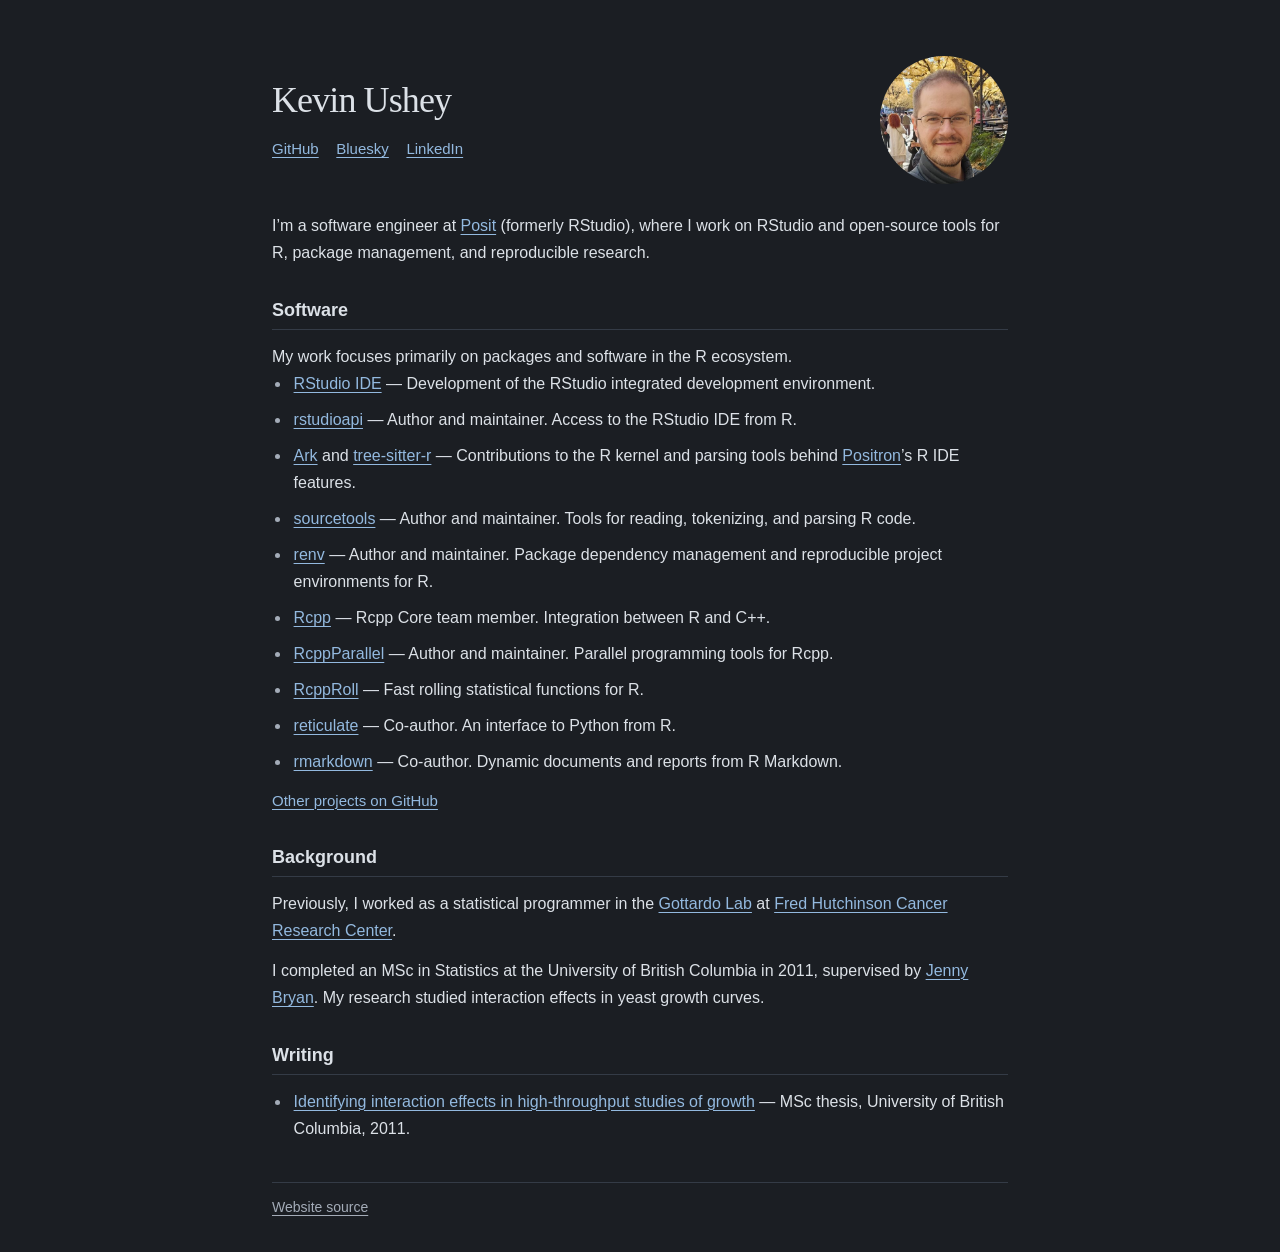
<file: index.html>
<!doctype html>
<html lang="en">
  <head>
    <meta charset="utf-8">
    <meta name="viewport" content="width=device-width, initial-scale=1">
    <meta name="description" content="Kevin Ushey’s personal website. Software, writing, and background in statistics.">
    <meta name="theme-color" content="#1b1e23">
    <title>Kevin Ushey</title>
    <link rel="canonical" href="https://kevinushey.github.io/">
    <link rel="icon" href="img/favicon.svg" type="image/svg+xml">
    <link rel="stylesheet" href="css/styles.css">
  </head>
  <body>
    <a class="skip-link" href="#main">Skip to content</a>
    <div class="page">
      <header class="site-header">
        <div>
          <h1>Kevin Ushey</h1>
          <nav class="profile-links" id="contact" aria-label="Profile links">
            <a href="https://github.com/kevinushey" rel="me">GitHub</a>
            <a href="https://bsky.app/profile/kevinushey.bsky.social" rel="me">Bluesky</a>
            <a href="https://www.linkedin.com/in/kevin-ushey-33a35542" rel="me">LinkedIn</a>
          </nav>
        </div>
        <div class="portrait">
          <img src="img/kevin-ushey-600.jpg" width="600" height="800" alt="Kevin Ushey" fetchpriority="high">
        </div>
      </header>

      <main id="main">
        <p class="intro">I’m a software engineer at <a href="https://posit.co/">Posit</a> (formerly RStudio), where I work on RStudio and open-source tools for R, package management, and reproducible research.</p>

        <section id="work" aria-labelledby="software-heading">
          <h2 id="software-heading">Software</h2>
          <p>My work focuses primarily on packages and software in the R ecosystem.</p>
          <ul class="work-list">
            <li><a href="https://posit.co/products/open-source/rstudio/">RStudio IDE</a> — Development of the RStudio integrated development environment.</li>
            <li><a href="https://rstudio.github.io/rstudioapi/">rstudioapi</a> — Author and maintainer. Access to the RStudio IDE from R.</li>
            <li><a href="https://github.com/posit-dev/ark">Ark</a> and <a href="https://github.com/r-lib/tree-sitter-r">tree-sitter-r</a> — Contributions to the R kernel and parsing tools behind <a href="https://positron.posit.co/">Positron</a>’s R IDE features.</li>
            <li><a href="https://github.com/kevinushey/sourcetools">sourcetools</a> — Author and maintainer. Tools for reading, tokenizing, and parsing R code.</li>
            <li><a href="https://rstudio.github.io/renv/">renv</a> — Author and maintainer. Package dependency management and reproducible project environments for R.</li>
            <li><a href="https://www.rcpp.org/">Rcpp</a> — Rcpp Core team member. Integration between R and C++.</li>
            <li><a href="https://rcppcore.github.io/RcppParallel/">RcppParallel</a> — Author and maintainer. Parallel programming tools for Rcpp.</li>
            <li><a href="https://github.com/kevinushey/RcppRoll">RcppRoll</a> — Fast rolling statistical functions for R.</li>
            <li><a href="https://rstudio.github.io/reticulate/">reticulate</a> — Co-author. An interface to Python from R.</li>
            <li><a href="https://pkgs.rstudio.com/rmarkdown/">rmarkdown</a> — Co-author. Dynamic documents and reports from R Markdown.</li>
          </ul>
          <p class="secondary-link"><a href="https://github.com/kevinushey?tab=repositories">Other projects on GitHub</a></p>
        </section>

        <section id="about" aria-labelledby="background-heading">
          <h2 id="background-heading">Background</h2>
          <p>Previously, I worked as a statistical programmer in the <a href="https://www.rglab.org/">Gottardo Lab</a> at <a href="https://www.fredhutch.org/">Fred Hutchinson Cancer Research Center</a>.</p>
          <p>I completed an MSc in Statistics at the University of British Columbia in 2011, supervised by <a href="https://jennybryan.org/">Jenny Bryan</a>. My research studied interaction effects in yeast growth curves.</p>
        </section>

        <section aria-labelledby="writing-heading">
          <h2 id="writing-heading">Writing</h2>
          <ul class="work-list">
            <li><a href="https://dx.doi.org/10.14288/1.0072188">Identifying interaction effects in high-throughput studies of growth</a> — MSc thesis, University of British Columbia, 2011.</li>
          </ul>
        </section>
      </main>

      <footer class="site-footer">
        <a href="https://github.com/kevinushey/kevinushey.github.com">Website source</a>
      </footer>
    </div>
  </body>
</html>
</file>
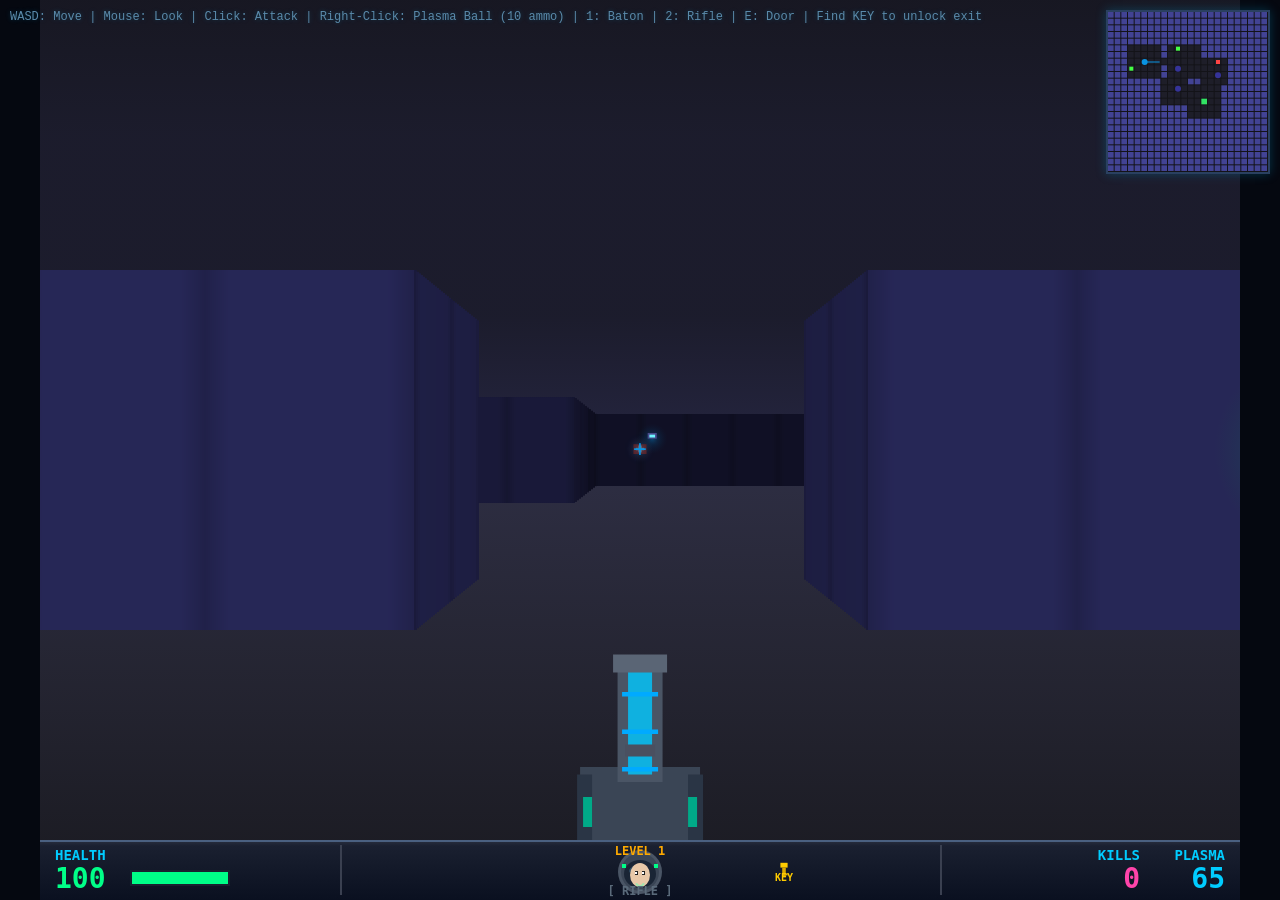
<file: claude-experiments/game.html>
<!DOCTYPE html>
<html lang="en">
<head>
    <meta charset="UTF-8">
    <meta name="viewport" content="width=device-width, initial-scale=1.0">
    <title>Space Station Escape</title>
    <style>
        * { margin: 0; padding: 0; box-sizing: border-box; }
        html, body {
            background: #050810;
            height: 100%;
            width: 100%;
            overflow: hidden;
            font-family: 'Courier New', monospace;
        }
        #game {
            display: block;
            cursor: none;
        }
        #minimap {
            position: absolute;
            top: 10px;
            right: 10px;
            border: 2px solid #2a4060;
            box-shadow: 0 0 10px rgba(0, 150, 200, 0.3);
        }
        #instructions {
            position: absolute;
            top: 10px;
            left: 10px;
            color: #5a8aaa;
            font-size: 12px;
            text-shadow: 0 0 5px rgba(0, 150, 200, 0.3);
        }
        /* Touch controls */
        #touch-controls {
            display: none;
            position: fixed;
            bottom: 0;
            left: 0;
            right: 0;
            pointer-events: none;
            z-index: 100;
            background: rgba(5, 8, 16, 0.95);
            border-top: 2px solid #2a4060;
        }
        .touch-btn {
            position: absolute;
            background: rgba(0, 150, 200, 0.3);
            border: 2px solid rgba(0, 200, 255, 0.5);
            border-radius: 50%;
            color: #0cf;
            font-family: monospace;
            font-weight: bold;
            display: flex;
            align-items: center;
            justify-content: center;
            pointer-events: auto;
            user-select: none;
            -webkit-user-select: none;
            touch-action: none;
        }
        .touch-btn:active {
            background: rgba(0, 200, 255, 0.5);
        }
        .joystick-zone {
            position: absolute;
            bottom: 10%;
            width: 35%;
            max-width: 120px;
            aspect-ratio: 1;
            background: rgba(0, 100, 150, 0.2);
            border: 2px solid rgba(0, 200, 255, 0.3);
            border-radius: 50%;
            pointer-events: auto;
            touch-action: none;
        }
        #joystick-move {
            left: 5%;
        }
        #joystick-look {
            right: 5%;
        }
        .joystick-knob {
            position: absolute;
            width: 50%;
            height: 50%;
            background: rgba(0, 200, 255, 0.4);
            border: 2px solid rgba(0, 255, 255, 0.6);
            border-radius: 50%;
            top: 50%;
            left: 50%;
            transform: translate(-50%, -50%);
            pointer-events: none;
        }
        #btn-weapon {
            position: absolute;
            bottom: 25%;
            left: 50%;
            transform: translateX(-50%);
            width: 18%;
            max-width: 60px;
            aspect-ratio: 1;
            font-size: 10px;
        }
        @media (pointer: coarse), (max-width: 1024px) {
            #touch-controls { display: block; }
            #instructions { display: none; }
            #crosshair { display: none; }
            #minimap {
                top: 5px;
                right: 5px;
                width: 80px;
                height: 80px;
            }
        }
    </style>
</head>
<body>
    <canvas id="game"></canvas>
    <canvas id="minimap" width="160" height="160"></canvas>
    <div id="ui" style="display:none;"><span id="health">Health: 100</span> | <span id="ammo">Ammo: 50</span> | <span id="kills">Kills: 0</span> | <span id="weapon">Weapon: Gun</span></div>
    <div id="instructions">WASD: Move | Mouse: Look | Click: Attack | Right-Click: Plasma Ball (10 ammo) | 1: Baton | 2: Rifle | E: Door | Find KEY to unlock exit</div>
    <div id="crosshair" style="position:absolute;top:50%;left:50%;transform:translate(-50%,-50%);color:#0ff;font-size:24px;pointer-events:none;text-shadow:0 0 10px #0ff;">+</div>
    <!-- Touch controls for mobile -->
    <div id="touch-controls">
        <div id="joystick-move" class="joystick-zone">
            <div id="move-knob" class="joystick-knob"></div>
        </div>
        <div id="btn-weapon" class="touch-btn">WPN</div>
        <div id="joystick-look" class="joystick-zone">
            <div id="look-knob" class="joystick-knob"></div>
        </div>
    </div>
    <script>
const canvas = document.getElementById('game');
const ctx = canvas.getContext('2d');
const minimap = document.getElementById('minimap');
const minimapCtx = minimap.getContext('2d');

// Dynamic screen dimensions
let SCREEN_W = 800;
let SCREEN_H = 600;
const FOV = Math.PI / 3;
const HALF_FOV = FOV / 2;
let NUM_RAYS = 320;
const MAX_DEPTH = 20;
let SCALE = SCREEN_W / NUM_RAYS;
let depthBuffer = new Array(NUM_RAYS);

// Check if touch device
const isTouchDevice = ('ontouchstart' in window) || (navigator.maxTouchPoints > 0);

// Resize canvas to fit screen with 4:3 aspect ratio
function resizeCanvas() {
    const windowWidth = window.innerWidth;
    const windowHeight = window.innerHeight;

    // Reserve bottom quarter for controls on touch devices
    const controlsHeight = isTouchDevice ? Math.floor(windowHeight * 0.25) : 0;
    const availableHeight = windowHeight - controlsHeight;

    // Calculate largest 4:3 rectangle that fits in available space
    const targetRatio = 4 / 3;
    const availableRatio = windowWidth / availableHeight;

    let width, height;
    if (availableRatio > targetRatio) {
        // Available area is wider than 4:3, constrain by height
        height = availableHeight;
        width = height * targetRatio;
    } else {
        // Available area is taller than 4:3, constrain by width
        width = windowWidth;
        height = width / targetRatio;
    }

    canvas.width = width;
    canvas.height = height;

    // Set CSS size to match (prevents stretching)
    canvas.style.width = width + 'px';
    canvas.style.height = height + 'px';

    // Center the canvas horizontally, position at top of available area
    canvas.style.position = 'absolute';
    canvas.style.left = ((windowWidth - width) / 2) + 'px';
    canvas.style.top = ((availableHeight - height) / 2) + 'px';

    SCREEN_W = width;
    SCREEN_H = height;

    // Adjust ray count based on width for performance
    NUM_RAYS = Math.min(640, Math.max(200, Math.floor(width / 2)));
    SCALE = SCREEN_W / NUM_RAYS;

    // Resize depth buffer
    depthBuffer = new Array(NUM_RAYS);

    // Position touch controls in bottom quarter
    if (isTouchDevice) {
        const touchControls = document.getElementById('touch-controls');
        touchControls.style.top = (windowHeight - controlsHeight) + 'px';
        touchControls.style.height = controlsHeight + 'px';
        touchControls.style.bottom = 'auto';
    }
}

// Initial resize
resizeCanvas();

// Resize on window change
window.addEventListener('resize', resizeCanvas);

// Map: 1 = wall, 0 = empty, 2 = door, 3 = locked door, 4 = exit portal
const MAP_W = 24;
const MAP_H = 24;
const MAP = [];
const ELEVATOR = { x: 0, y: 0 };
const doors = [];
let playerStart = { x: 1.5, y: 1.5 };
let enemies = [];
let roomCenters = []; // Track room centers for light placement

// Key system
let levelKey = { x: 0, y: 0, collected: false };
let hasKey = false;

// Level color theme system
let levelTheme = {};

function generateLevelTheme() {
    // Base hue for the level (0-360)
    const baseHue = Math.random() * 360;

    // Color variation styles
    const styles = ['cool', 'warm', 'alien', 'industrial', 'organic'];
    const style = styles[Math.floor(Math.random() * styles.length)];

    let wallHue, accentHue, lightHue;

    switch (style) {
        case 'cool':
            wallHue = 200 + Math.random() * 40; // Blue range
            accentHue = 180 + Math.random() * 60; // Cyan-blue
            lightHue = 180 + Math.random() * 30; // Cyan
            break;
        case 'warm':
            wallHue = 20 + Math.random() * 30; // Orange-brown
            accentHue = 30 + Math.random() * 30; // Orange-yellow
            lightHue = 40 + Math.random() * 20; // Yellow-orange
            break;
        case 'alien':
            wallHue = 270 + Math.random() * 60; // Purple-magenta
            accentHue = 300 + Math.random() * 40; // Magenta-pink
            lightHue = 280 + Math.random() * 40; // Purple
            break;
        case 'industrial':
            wallHue = 40 + Math.random() * 20; // Yellow-green (rust)
            accentHue = 60 + Math.random() * 30; // Green-yellow
            lightHue = 80 + Math.random() * 40; // Green
            break;
        case 'organic':
            wallHue = 140 + Math.random() * 40; // Green
            accentHue = 160 + Math.random() * 40; // Teal-green
            lightHue = 120 + Math.random() * 60; // Green range
            break;
    }

    // Wall saturation and lightness
    const wallSat = 15 + Math.random() * 25; // 15-40% saturation (muted)
    const wallLight = 20 + Math.random() * 15; // 20-35% lightness (dark)

    // Door variation
    const doorSat = 10 + Math.random() * 20;
    const doorLight = 35 + Math.random() * 15;

    // Light brightness
    const lightSat = 60 + Math.random() * 40;
    const lightLight = 50 + Math.random() * 20;

    // Enemy color variations - contrasting with environment
    const enemyStyles = ['demon', 'reptile', 'void', 'toxic', 'fire'];
    const enemyStyle = enemyStyles[Math.floor(Math.random() * enemyStyles.length)];

    let enemyHue, enemySat, enemyLight, enemyEyeHue;

    switch (enemyStyle) {
        case 'demon':
            enemyHue = 280 + Math.random() * 40; // Purple/magenta
            enemySat = 50 + Math.random() * 30;
            enemyLight = 35 + Math.random() * 15;
            enemyEyeHue = 180; // Cyan eyes
            break;
        case 'reptile':
            enemyHue = 100 + Math.random() * 40; // Green
            enemySat = 40 + Math.random() * 30;
            enemyLight = 30 + Math.random() * 15;
            enemyEyeHue = 0; // Red eyes
            break;
        case 'void':
            enemyHue = 220 + Math.random() * 30; // Dark blue
            enemySat = 30 + Math.random() * 20;
            enemyLight = 20 + Math.random() * 15;
            enemyEyeHue = 60; // Yellow eyes
            break;
        case 'toxic':
            enemyHue = 70 + Math.random() * 30; // Yellow-green
            enemySat = 60 + Math.random() * 30;
            enemyLight = 35 + Math.random() * 15;
            enemyEyeHue = 300; // Magenta eyes
            break;
        case 'fire':
            enemyHue = 10 + Math.random() * 30; // Red-orange
            enemySat = 60 + Math.random() * 30;
            enemyLight = 35 + Math.random() * 15;
            enemyEyeHue = 50; // Yellow-orange eyes
            break;
    }

    levelTheme = {
        style,
        // Wall colors (HSL values)
        wallHue,
        wallSat,
        wallLight,
        // Door colors
        doorHue: wallHue + (Math.random() - 0.5) * 30,
        doorSat,
        doorLight,
        // Accent/light colors
        accentHue,
        lightHue,
        lightSat,
        lightLight,
        // Ceiling gradient colors
        ceilDark: `hsl(${wallHue}, ${wallSat * 0.5}%, ${wallLight * 0.4}%)`,
        ceilMid: `hsl(${wallHue}, ${wallSat * 0.6}%, ${wallLight * 0.5}%)`,
        ceilLight: `hsl(${wallHue}, ${wallSat * 0.7}%, ${wallLight * 0.7}%)`,
        // Floor gradient colors
        floorDark: `hsl(${wallHue}, ${wallSat * 0.3}%, ${wallLight * 0.4}%)`,
        floorMid: `hsl(${wallHue}, ${wallSat * 0.4}%, ${wallLight * 0.6}%)`,
        floorLight: `hsl(${wallHue}, ${wallSat * 0.5}%, ${wallLight * 0.8}%)`,
        // Ceiling strip colors
        stripDark: `hsl(${accentHue}, ${wallSat}%, ${wallLight * 1.5}%)`,
        stripLight: `hsl(${accentHue}, ${lightSat * 0.6}%, ${lightLight * 0.8}%)`,
        // Light glow color (RGB for gradients)
        lightR: Math.floor(128 + 127 * Math.cos(lightHue * Math.PI / 180)),
        lightG: Math.floor(128 + 127 * Math.cos((lightHue - 120) * Math.PI / 180)),
        lightB: Math.floor(128 + 127 * Math.cos((lightHue - 240) * Math.PI / 180)),
        // Enemy colors
        enemyStyle,
        enemyHue,
        enemySat,
        enemyLight,
        enemyEyeHue,
        // Enemy shape (randomized independently from color)
        enemyShape: ['humanoid', 'blob', 'insectoid', 'tall', 'squat', 'spider'][Math.floor(Math.random() * 6)],
    };

    return levelTheme;
}

// Helper to convert HSL to RGB for wall rendering
function hslToRgb(h, s, l) {
    s /= 100;
    l /= 100;
    const k = n => (n + h / 30) % 12;
    const a = s * Math.min(l, 1 - l);
    const f = n => l - a * Math.max(-1, Math.min(k(n) - 3, Math.min(9 - k(n), 1)));
    return [Math.floor(f(0) * 255), Math.floor(f(8) * 255), Math.floor(f(4) * 255)];
}

// Generate initial theme
generateLevelTheme();

// Update crosshair color to match theme
function updateCrosshairColor() {
    const crosshair = document.getElementById('crosshair');
    if (crosshair) {
        const color = `rgb(${levelTheme.lightR}, ${levelTheme.lightG}, ${levelTheme.lightB})`;
        crosshair.style.color = color;
        crosshair.style.textShadow = `0 0 10px ${color}`;
    }
}

// Apply initial crosshair color after DOM loads
setTimeout(updateCrosshairColor, 0);

// Room templates (sized for 24x24 map)
const ROOM_TEMPLATES = {
    // Large room (5x5) - good for arenas
    large: {
        width: 5,
        height: 5,
        lightsInCorners: true,
        enemySpots: 2
    },
    // Medium room (4x4)
    medium: {
        width: 4,
        height: 4,
        lightsInCorners: false,
        enemySpots: 1
    },
    // Small room (3x3)
    small: {
        width: 3,
        height: 3,
        lightsInCorners: false,
        enemySpots: 1
    }
};

// Carve a rectangular room into the map
function carveRoom(x, y, width, height) {
    const tiles = [];
    for (let dy = 0; dy < height; dy++) {
        for (let dx = 0; dx < width; dx++) {
            const tx = x + dx;
            const ty = y + dy;
            if (tx > 0 && tx < MAP_W - 1 && ty > 0 && ty < MAP_H - 1) {
                MAP[ty][tx] = 0;
                tiles.push({ x: tx, y: ty });
            }
        }
    }
    return tiles;
}

// Carve a narrow corridor between two points (1 tile wide)
function carveCorridor(x1, y1, x2, y2) {
    const tiles = [];
    let x = x1, y = y1;

    // Randomly decide to go horizontal or vertical first
    const horizontalFirst = Math.random() < 0.5;

    if (horizontalFirst) {
        // Horizontal then vertical
        while (x !== x2) {
            x += x < x2 ? 1 : -1;
            if (x > 0 && x < MAP_W - 1 && y > 0 && y < MAP_H - 1) {
                if (MAP[y][x] === 1) tiles.push({ x, y });
                MAP[y][x] = 0;
            }
        }
        while (y !== y2) {
            y += y < y2 ? 1 : -1;
            if (x > 0 && x < MAP_W - 1 && y > 0 && y < MAP_H - 1) {
                if (MAP[y][x] === 1) tiles.push({ x, y });
                MAP[y][x] = 0;
            }
        }
    } else {
        // Vertical then horizontal
        while (y !== y2) {
            y += y < y2 ? 1 : -1;
            if (x > 0 && x < MAP_W - 1 && y > 0 && y < MAP_H - 1) {
                if (MAP[y][x] === 1) tiles.push({ x, y });
                MAP[y][x] = 0;
            }
        }
        while (x !== x2) {
            x += x < x2 ? 1 : -1;
            if (x > 0 && x < MAP_W - 1 && y > 0 && y < MAP_H - 1) {
                if (MAP[y][x] === 1) tiles.push({ x, y });
                MAP[y][x] = 0;
            }
        }
    }
    return tiles;
}

// Check if a room can be placed without overlapping existing rooms (with margin)
function canPlaceRoom(x, y, width, height, margin = 2) {
    for (let dy = -margin; dy < height + margin; dy++) {
        for (let dx = -margin; dx < width + margin; dx++) {
            const tx = x + dx;
            const ty = y + dy;
            if (tx <= 0 || tx >= MAP_W - 1 || ty <= 0 || ty >= MAP_H - 1) {
                return false;
            }
            if (dx >= 0 && dx < width && dy >= 0 && dy < height) {
                // Inside room - must be wall
                if (MAP[ty][tx] !== 1) return false;
            }
        }
    }
    return true;
}

// Generate random map with rooms and corridors
function generateMap() {
    // Fill with walls
    for (let y = 0; y < MAP_H; y++) {
        MAP[y] = [];
        for (let x = 0; x < MAP_W; x++) {
            MAP[y][x] = 1;
        }
    }

    roomCenters = [];
    const allTiles = [];

    // Place rooms
    const numRooms = 4 + Math.floor(Math.random() * 3); // 4-6 rooms for 24x24 map
    const rooms = [];

    for (let i = 0; i < numRooms; i++) {
        // Pick a random room template
        const templateNames = Object.keys(ROOM_TEMPLATES);
        // Mix of large and medium rooms with some small ones
        const weights = [2, 3, 2]; // large, medium, small
        const totalWeight = weights.reduce((a, b) => a + b, 0);
        let r = Math.random() * totalWeight;
        let templateIdx = 0;
        for (let j = 0; j < weights.length; j++) {
            r -= weights[j];
            if (r <= 0) {
                templateIdx = j;
                break;
            }
        }
        const templateName = templateNames[templateIdx];
        const template = ROOM_TEMPLATES[templateName];

        // Try to place the room
        let placed = false;
        for (let attempt = 0; attempt < 50 && !placed; attempt++) {
            const x = 3 + Math.floor(Math.random() * (MAP_W - template.width - 6));
            const y = 3 + Math.floor(Math.random() * (MAP_H - template.height - 6));

            if (canPlaceRoom(x, y, template.width, template.height)) {
                const tiles = carveRoom(x, y, template.width, template.height);
                allTiles.push(...tiles);

                const centerX = x + Math.floor(template.width / 2);
                const centerY = y + Math.floor(template.height / 2);

                rooms.push({
                    x, y,
                    width: template.width,
                    height: template.height,
                    centerX,
                    centerY,
                    template: templateName,
                    lightsInCorners: template.lightsInCorners,
                    enemySpots: template.enemySpots
                });

                roomCenters.push({ x: centerX, y: centerY, template: templateName });
                placed = true;
            }
        }
    }

    // Connect rooms with corridors
    // Sort rooms by position for more interesting connections
    rooms.sort((a, b) => (a.centerX + a.centerY) - (b.centerX + b.centerY));

    for (let i = 0; i < rooms.length - 1; i++) {
        const room1 = rooms[i];
        const room2 = rooms[i + 1];
        const corridorTiles = carveCorridor(
            room1.centerX, room1.centerY,
            room2.centerX, room2.centerY
        );
        allTiles.push(...corridorTiles);
    }

    // Add some extra random connections for loops
    const numExtraCorridors = 1 + Math.floor(Math.random() * 2); // 1-2 extra corridors for 24x24
    for (let i = 0; i < numExtraCorridors; i++) {
        const room1 = rooms[Math.floor(Math.random() * rooms.length)];
        const room2 = rooms[Math.floor(Math.random() * rooms.length)];
        if (room1 !== room2) {
            const corridorTiles = carveCorridor(
                room1.centerX, room1.centerY,
                room2.centerX, room2.centerY
            );
            allTiles.push(...corridorTiles);
        }
    }

    // Place player start in a room near the top-left
    const startRoom = rooms.reduce((best, room) => {
        const dist = room.centerX + room.centerY;
        const bestDist = best.centerX + best.centerY;
        return dist < bestDist ? room : best;
    });
    playerStart = { x: startRoom.centerX + 0.5, y: startRoom.centerY + 0.5 };

    // Place exit in a room far from start
    const exitRoom = rooms.reduce((best, room) => {
        const dist = Math.abs(room.centerX - startRoom.centerX) + Math.abs(room.centerY - startRoom.centerY);
        const bestDist = Math.abs(best.centerX - startRoom.centerX) + Math.abs(best.centerY - startRoom.centerY);
        return dist > bestDist ? room : best;
    });
    ELEVATOR.x = exitRoom.centerX;
    ELEVATOR.y = exitRoom.centerY;
    MAP[exitRoom.centerY][exitRoom.centerX] = 4;

    // Add doors at valid doorway positions (walls on one axis, open on the other)
    const numDoors = 2 + Math.floor(Math.random() * 2); // 2-3 doors for 24x24 map
    const doorCandidates = allTiles.filter(tile => {
        const { x, y } = tile;

        // Must be an open tile, not too close to start/exit
        if (MAP[y][x] !== 0) return false;
        const distFromStart = Math.abs(x - startRoom.centerX) + Math.abs(y - startRoom.centerY);
        const distFromExit = Math.abs(x - exitRoom.centerX) + Math.abs(y - exitRoom.centerY);
        if (distFromStart <= 5 || distFromExit <= 5) return false;

        // Check bounds
        if (x <= 1 || x >= MAP_W - 2 || y <= 1 || y >= MAP_H - 2) return false;

        // Get neighboring tiles
        const above = MAP[y - 1][x];
        const below = MAP[y + 1][x];
        const left = MAP[y][x - 1];
        const right = MAP[y][x + 1];

        // Valid horizontal doorway: walls above and below, open left and right
        const horizontalDoor = (above === 1 && below === 1 && left === 0 && right === 0);

        // Valid vertical doorway: walls left and right, open above and below
        const verticalDoor = (left === 1 && right === 1 && above === 0 && below === 0);

        return horizontalDoor || verticalDoor;
    });

    for (let i = 0; i < numDoors && doorCandidates.length > 0; i++) {
        const idx = Math.floor(Math.random() * doorCandidates.length);
        const tile = doorCandidates.splice(idx, 1)[0];
        MAP[tile.y][tile.x] = 2;
        doors.push({ x: tile.x, y: tile.y, state: 0, opening: false, type: 'normal' });
    }

    // KEY AND LOCKED DOOR DISABLED FOR NOW - code kept for future use
    // TODO: Fix map generation to ensure key is always accessible before re-enabling
    /*
    // Place locked door near the exit room (blocks access to exit area)
    const lockedDoorCandidates = [];
    for (let y = 1; y < MAP_H - 1; y++) {
        for (let x = 1; x < MAP_W - 1; x++) {
            if (MAP[y][x] !== 0) continue;

            // Must be close to exit room but not inside it
            const distFromExit = Math.abs(x - exitRoom.centerX) + Math.abs(y - exitRoom.centerY);
            if (distFromExit < 3 || distFromExit > 8) continue;

            // Check for valid doorway position
            const above = MAP[y - 1][x];
            const below = MAP[y + 1][x];
            const left = MAP[y][x - 1];
            const right = MAP[y][x + 1];

            const horizontalDoor = (above === 1 && below === 1 && left === 0 && right === 0);
            const verticalDoor = (left === 1 && right === 1 && above === 0 && below === 0);

            if (horizontalDoor || verticalDoor) {
                lockedDoorCandidates.push({ x, y, distFromExit });
            }
        }
    }

    // Sort by distance to exit (prefer closer ones)
    lockedDoorCandidates.sort((a, b) => a.distFromExit - b.distFromExit);

    if (lockedDoorCandidates.length > 0) {
        // Pick one of the closest candidates
        const pickIdx = Math.floor(Math.random() * Math.min(3, lockedDoorCandidates.length));
        const lockedTile = lockedDoorCandidates[pickIdx];
        MAP[lockedTile.y][lockedTile.x] = 3; // Locked door tile type
        doors.push({ x: lockedTile.x, y: lockedTile.y, state: 0, opening: false, type: 'locked' });
    }

    // Place key in a room far from exit but not the start room
    const keyRoomCandidates = rooms.filter(room => {
        if (room === startRoom || room === exitRoom) return false;
        const distFromExit = Math.abs(room.centerX - exitRoom.centerX) + Math.abs(room.centerY - exitRoom.centerY);
        const distFromStart = Math.abs(room.centerX - startRoom.centerX) + Math.abs(room.centerY - startRoom.centerY);
        // Key should be far from exit, moderately far from start (adjusted for 24x24 map)
        return distFromExit > 6 && distFromStart > 3;
    });

    // Fall back to any non-start/exit room if no good candidates
    const keyRoom = keyRoomCandidates.length > 0
        ? keyRoomCandidates[Math.floor(Math.random() * keyRoomCandidates.length)]
        : rooms.find(r => r !== startRoom && r !== exitRoom);

    if (keyRoom) {
        levelKey = {
            x: keyRoom.centerX + 0.5,
            y: keyRoom.centerY + 0.5,
            collected: false
        };
    }
    */
    // Mark key as collected so locked doors (if any) can be opened
    levelKey = { x: 0, y: 0, collected: true };
    hasKey = true;

    // Helper to check if position is in player's initial field of view
    function isInPlayerInitialView(x, y) {
        const dx = x - playerStart.x;
        const dy = y - playerStart.y;
        const dist = Math.sqrt(dx * dx + dy * dy);

        // Player starts facing angle 0 (east)
        const angleToEnemy = Math.atan2(dy, dx);
        let angleDiff = angleToEnemy - 0; // Player starts at angle 0

        // Normalize to -PI to PI
        while (angleDiff > Math.PI) angleDiff -= 2 * Math.PI;
        while (angleDiff < -Math.PI) angleDiff += 2 * Math.PI;

        // Check if within FOV and close enough to be visible
        const inFOV = Math.abs(angleDiff) < FOV / 2 + 0.1;
        const closeEnough = dist < 8; // Only check nearby enemies

        if (!inFOV || !closeEnough) return false;

        // Check if there's a wall blocking line of sight
        const steps = Math.ceil(dist * 2);
        for (let i = 1; i < steps; i++) {
            const t = i / steps;
            const checkX = Math.floor(playerStart.x + dx * t);
            const checkY = Math.floor(playerStart.y + dy * t);
            if (MAP[checkY] && MAP[checkY][checkX] === 1) {
                return false; // Wall blocks view
            }
        }

        return true; // Enemy would be visible
    }

    // Generate enemies in rooms
    enemies = [];
    const numEnemies = 4 + Math.floor(Math.random() * 4) + currentLevel; // Scaled for 24x24 map

    for (const room of rooms) {
        // Skip start and exit rooms
        if (room === startRoom || room === exitRoom) continue;

        const enemiesInRoom = Math.min(room.enemySpots, Math.ceil(numEnemies / rooms.length));
        for (let i = 0; i < enemiesInRoom; i++) {
            // Try multiple positions to avoid spawning in player's view
            let placed = false;
            for (let attempt = 0; attempt < 10 && !placed; attempt++) {
                const ex = room.x + 1 + Math.floor(Math.random() * (room.width - 2));
                const ey = room.y + 1 + Math.floor(Math.random() * (room.height - 2));

                if (MAP[ey][ex] === 0 && !isInPlayerInitialView(ex + 0.5, ey + 0.5)) {
                    enemies.push({
                        x: ex + 0.5,
                        y: ey + 0.5,
                        health: 30 * currentLevel,
                        speed: 0.02,
                        alive: true,
                        dying: false,
                        deathTimer: 0,
                        seen: false,
                        damageFlash: 0
                    });
                    placed = true;
                }
            }
        }
    }
}

// Game state: 'playing', 'gameover', 'victory'
let gameState = 'playing';
let currentLevel = 1;

// Frame rate limiting
const TARGET_FPS = 120;
const FRAME_TIME = 1000 / TARGET_FPS;
let lastFrameTime = 0;

generateMap();

// Player - start position set by map generator
let player = { x: playerStart.x, y: playerStart.y, angle: 0, speed: 0.06, rotSpeed: 0.04, health: 100, ammo: 50, kills: 0 };

// Restart the game with a fresh map (full reset)
function restartGame() {
    currentLevel = 1;
    player.health = 100;
    player.ammo = 50;
    player.kills = 0;
    nextLevel(true);
}

// Advance to next level (keeps health/ammo if not a full reset)
function nextLevel(fullReset = false) {
    // Clear arrays
    MAP.length = 0;
    doors.length = 0;
    enemies.length = 0;
    lights.length = 0;
    ammoBoxes.length = 0;
    healthPacks.length = 0;
    plasmaBalls.length = 0;

    // Reset victory state (music keeps playing independently)
    victoryPlayed = false;

    // Generate new color theme for this level
    generateLevelTheme();
    updateCrosshairColor();

    // Regenerate map, enemies, lights, ammo, health
    generateMap();
    generateLights();
    generateAmmoBoxes();
    generateHealthPacks();

    // Reset player position (keep health/ammo unless full reset)
    player.x = playerStart.x;
    player.y = playerStart.y;
    player.angle = 0;
    rawMouseAngle = 0;

    // Reset other state
    shootCooldown = 0;
    muzzleFlash = 0;
    damageFlash = 0;
    plasmaballCooldown = 0;
    headLookDir = 0;
    headLookTimer = 0;
    lastPlayerAngle = 0;
    headDamageFlash = 0;
    currentWeapon = 1;
    swingAnimation = 0;

    // Clear key states to prevent immediate actions
    for (const key in keys) {
        keys[key] = false;
    }

    // Reset game state
    gameState = 'playing';
}

// Light sprites - placed in room corners and randomly in hallways
const lights = [];
function generateLights() {
    // First, place lights in corners of large rooms
    for (const room of roomCenters) {
        if (room.template === 'large') {
            // Place lights near corners of large rooms (5x5, so ±2 from center)
            const corners = [
                { x: room.x - 2, y: room.y - 2 },
                { x: room.x + 2, y: room.y - 2 },
                { x: room.x - 2, y: room.y + 2 },
                { x: room.x + 2, y: room.y + 2 }
            ];
            for (const corner of corners) {
                if (corner.x > 0 && corner.x < MAP_W - 1 && corner.y > 0 && corner.y < MAP_H - 1) {
                    if (MAP[Math.floor(corner.y)][Math.floor(corner.x)] === 0) {
                        lights.push({
                            x: corner.x + 0.5,
                            y: corner.y + 0.5,
                            color: '#0cf',
                            phase: Math.random() * Math.PI * 2
                        });
                    }
                }
            }
        }
    }

    // Then add some random lights in hallways and other rooms
    const numLights = 2 + Math.floor(Math.random() * 3); // 2-4 additional lights for 24x24 map
    const walkable = [];
    for (let y = 0; y < MAP_H; y++) {
        for (let x = 0; x < MAP_W; x++) {
            if (MAP[y][x] === 0) {
                // Avoid placing too close to existing lights
                const tooClose = lights.some(l => {
                    const dx = l.x - (x + 0.5);
                    const dy = l.y - (y + 0.5);
                    return Math.sqrt(dx * dx + dy * dy) < 4;
                });
                if (!tooClose) {
                    walkable.push({ x: x + 0.5, y: y + 0.5 });
                }
            }
        }
    }

    for (let i = 0; i < numLights && walkable.length > 0; i++) {
        const idx = Math.floor(Math.random() * walkable.length);
        const pos = walkable.splice(idx, 1)[0];
        const offsetX = (Math.random() - 0.5) * 0.6;
        const offsetY = (Math.random() - 0.5) * 0.6;
        lights.push({
            x: pos.x + offsetX,
            y: pos.y + offsetY,
            color: '#0cf',
            phase: Math.random() * Math.PI * 2
        });
    }
}
generateLights();

// Ammo boxes - randomly generated along hallways
const ammoBoxes = [];
function generateAmmoBoxes() {
    const numBoxes = 2 + Math.floor(Math.random() * 2); // 2-3 ammo boxes for 24x24 map
    const walkable = [];
    for (let y = 0; y < MAP_H; y++) {
        for (let x = 0; x < MAP_W; x++) {
            if (MAP[y][x] === 0) {
                walkable.push({ x: x + 0.5, y: y + 0.5 });
            }
        }
    }
    for (let i = 0; i < numBoxes && walkable.length > 0; i++) {
        const idx = Math.floor(Math.random() * walkable.length);
        const pos = walkable.splice(idx, 1)[0];
        ammoBoxes.push({
            x: pos.x,
            y: pos.y,
            collected: false
        });
    }
}
generateAmmoBoxes();

// Health packs - randomly generated along hallways
const healthPacks = [];
function generateHealthPacks() {
    const numPacks = 1 + Math.floor(Math.random() * 2); // 1-2 health packs for 24x24 map
    const walkable = [];
    for (let y = 0; y < MAP_H; y++) {
        for (let x = 0; x < MAP_W; x++) {
            if (MAP[y][x] === 0) {
                walkable.push({ x: x + 0.5, y: y + 0.5 });
            }
        }
    }
    for (let i = 0; i < numPacks && walkable.length > 0; i++) {
        const idx = Math.floor(Math.random() * walkable.length);
        const pos = walkable.splice(idx, 1)[0];
        healthPacks.push({
            x: pos.x,
            y: pos.y,
            collected: false
        });
    }
}
generateHealthPacks();

// Shooting state
let shootCooldown = 0;
let muzzleFlash = 0;
let damageFlash = 0;

// Plasma ball projectiles
const plasmaBalls = [];
let plasmaballCooldown = 0;

// HUD space-man head state
let headLookDir = 0; // -1 left, 0 center, 1 right
let headLookTimer = 0;
let lastPlayerAngle = 0;
let headDamageFlash = 0;

// Weapon system: 0 = hammer (melee), 1 = gun (ranged)
let currentWeapon = 1;
let swingAnimation = 0; // For hammer swing

// === MUSIC SYSTEM ===
let audioCtx = null;
let musicStarted = false;
let musicPlaying = false;
let victoryPlayed = false;

function startMusic() {
    if (musicStarted) return;
    musicStarted = true;

    audioCtx = new (window.AudioContext || window.webkitAudioContext)();

    const BPM = 140;
    const beatTime = 60 / BPM;
    const barTime = beatTime * 4;

    // Master volume
    const masterGain = audioCtx.createGain();
    masterGain.gain.value = 0.4;
    masterGain.connect(audioCtx.destination);

    // Kick drum
    function playKick(time) {
        const osc = audioCtx.createOscillator();
        const gain = audioCtx.createGain();

        osc.type = 'sine';
        osc.frequency.setValueAtTime(150, time);
        osc.frequency.exponentialRampToValueAtTime(30, time + 0.1);

        gain.gain.setValueAtTime(1, time);
        gain.gain.exponentialRampToValueAtTime(0.01, time + 0.3);

        osc.connect(gain);
        gain.connect(masterGain);

        osc.start(time);
        osc.stop(time + 0.3);
    }

    // Hi-hat
    function playHiHat(time, accent = false) {
        const bufferSize = audioCtx.sampleRate * 0.05;
        const buffer = audioCtx.createBuffer(1, bufferSize, audioCtx.sampleRate);
        const data = buffer.getChannelData(0);
        for (let i = 0; i < bufferSize; i++) {
            data[i] = Math.random() * 2 - 1;
        }

        const noise = audioCtx.createBufferSource();
        noise.buffer = buffer;

        const filter = audioCtx.createBiquadFilter();
        filter.type = 'highpass';
        filter.frequency.value = 8000;

        const gain = audioCtx.createGain();
        gain.gain.setValueAtTime(accent ? 0.15 : 0.08, time);
        gain.gain.exponentialRampToValueAtTime(0.01, time + 0.05);

        noise.connect(filter);
        filter.connect(gain);
        gain.connect(masterGain);

        noise.start(time);
        noise.stop(time + 0.05);
    }

    // Bass synth
    function playBass(time, freq, duration = 0.2) {
        const osc = audioCtx.createOscillator();
        const osc2 = audioCtx.createOscillator();
        const gain = audioCtx.createGain();
        const filter = audioCtx.createBiquadFilter();

        osc.type = 'sawtooth';
        osc.frequency.value = freq;
        osc2.type = 'square';
        osc2.frequency.value = freq * 0.5;

        filter.type = 'lowpass';
        filter.frequency.setValueAtTime(800, time);
        filter.frequency.exponentialRampToValueAtTime(200, time + duration);

        gain.gain.setValueAtTime(0.3, time);
        gain.gain.exponentialRampToValueAtTime(0.01, time + duration);

        osc.connect(filter);
        osc2.connect(filter);
        filter.connect(gain);
        gain.connect(masterGain);

        osc.start(time);
        osc2.start(time);
        osc.stop(time + duration);
        osc2.stop(time + duration);
    }

    // Synth pad (atmospheric)
    function playPad(time, freq, duration = 2) {
        const osc = audioCtx.createOscillator();
        const osc2 = audioCtx.createOscillator();
        const gain = audioCtx.createGain();
        const filter = audioCtx.createBiquadFilter();

        osc.type = 'sawtooth';
        osc.frequency.value = freq;
        osc2.type = 'sawtooth';
        osc2.frequency.value = freq * 1.005; // Slight detune for richness

        filter.type = 'lowpass';
        filter.frequency.value = 1500;
        filter.Q.value = 2;

        gain.gain.setValueAtTime(0, time);
        gain.gain.linearRampToValueAtTime(0.08, time + 0.3);
        gain.gain.linearRampToValueAtTime(0.08, time + duration - 0.3);
        gain.gain.linearRampToValueAtTime(0, time + duration);

        osc.connect(filter);
        osc2.connect(filter);
        filter.connect(gain);
        gain.connect(masterGain);

        osc.start(time);
        osc2.start(time);
        osc.stop(time + duration);
        osc2.stop(time + duration);
    }

    // Arpeggio synth
    function playArp(time, freq) {
        const osc = audioCtx.createOscillator();
        const gain = audioCtx.createGain();
        const filter = audioCtx.createBiquadFilter();

        osc.type = 'square';
        osc.frequency.value = freq;

        filter.type = 'lowpass';
        filter.frequency.setValueAtTime(3000, time);
        filter.frequency.exponentialRampToValueAtTime(500, time + 0.15);

        gain.gain.setValueAtTime(0.1, time);
        gain.gain.exponentialRampToValueAtTime(0.01, time + 0.15);

        osc.connect(filter);
        filter.connect(gain);
        gain.connect(masterGain);

        osc.start(time);
        osc.stop(time + 0.15);
    }

    // Schedule music loop
    function scheduleBar(barStartTime, barNum) {
        // Kick on 1, 2, 3, 4 (four-on-floor)
        for (let beat = 0; beat < 4; beat++) {
            playKick(barStartTime + beat * beatTime);
        }

        // Hi-hats on eighth notes
        for (let i = 0; i < 8; i++) {
            playHiHat(barStartTime + i * beatTime * 0.5, i % 2 === 0);
        }

        // Bass line (minor key pattern)
        const bassNotes = [55, 55, 65.41, 73.42]; // A1, A1, C2, D2
        const bassPattern = barNum % 2 === 0 ? [0, 0, 1, 2] : [0, 3, 1, 0];
        for (let i = 0; i < 4; i++) {
            playBass(barStartTime + i * beatTime, bassNotes[bassPattern[i]], beatTime * 0.8);
        }

        // Pad chord every 2 bars
        if (barNum % 2 === 0) {
            const padFreqs = barNum % 4 === 0 ? [220, 261.63, 329.63] : [196, 246.94, 293.66]; // Am, G
            padFreqs.forEach(f => playPad(barStartTime, f, barTime * 2));
        }

        // Arpeggio pattern
        const arpNotes = [440, 523.25, 659.25, 523.25, 440, 392, 440, 523.25]; // A4, C5, E5...
        for (let i = 0; i < 8; i++) {
            if ((barNum + i) % 3 !== 0) { // Add some variation
                playArp(barStartTime + i * beatTime * 0.5, arpNotes[i]);
            }
        }
    }

    // Main music scheduler
    let nextBarTime = audioCtx.currentTime + 0.1;
    let barNumber = 0;

    function scheduler() {
        if (!musicPlaying) return; // Stop scheduling when music stops
        while (nextBarTime < audioCtx.currentTime + 0.5) {
            scheduleBar(nextBarTime, barNumber);
            nextBarTime += barTime;
            barNumber++;
        }
        setTimeout(scheduler, 100);
    }

    musicPlaying = true;
    scheduler();
}

function stopMusic() {
    musicPlaying = false;
}

// === SOUND EFFECTS ===
function ensureAudioCtx() {
    if (!audioCtx) {
        audioCtx = new (window.AudioContext || window.webkitAudioContext)();
    }
    return audioCtx;
}

function playGunSound() {
    const ctx = ensureAudioCtx();
    const now = ctx.currentTime;

    // Plasma zap sound
    const osc = ctx.createOscillator();
    const gain = ctx.createGain();

    osc.type = 'sawtooth';
    osc.frequency.setValueAtTime(800, now);
    osc.frequency.exponentialRampToValueAtTime(200, now + 0.1);

    gain.gain.setValueAtTime(0.15, now);
    gain.gain.exponentialRampToValueAtTime(0.01, now + 0.1);

    osc.connect(gain);
    gain.connect(ctx.destination);

    osc.start(now);
    osc.stop(now + 0.1);

    // Add a click/snap
    const osc2 = ctx.createOscillator();
    const gain2 = ctx.createGain();
    osc2.type = 'square';
    osc2.frequency.value = 150;
    gain2.gain.setValueAtTime(0.1, now);
    gain2.gain.exponentialRampToValueAtTime(0.01, now + 0.03);
    osc2.connect(gain2);
    gain2.connect(ctx.destination);
    osc2.start(now);
    osc2.stop(now + 0.03);
}

function playHammerSound() {
    const ctx = ensureAudioCtx();
    const now = ctx.currentTime;

    // Whoosh sound (noise burst)
    const bufferSize = ctx.sampleRate * 0.15;
    const buffer = ctx.createBuffer(1, bufferSize, ctx.sampleRate);
    const data = buffer.getChannelData(0);
    for (let i = 0; i < bufferSize; i++) {
        data[i] = (Math.random() * 2 - 1) * (1 - i / bufferSize);
    }

    const noise = ctx.createBufferSource();
    noise.buffer = buffer;

    const filter = ctx.createBiquadFilter();
    filter.type = 'bandpass';
    filter.frequency.value = 400;
    filter.Q.value = 1;

    const gain = ctx.createGain();
    gain.gain.setValueAtTime(0.12, now);
    gain.gain.exponentialRampToValueAtTime(0.01, now + 0.15);

    noise.connect(filter);
    filter.connect(gain);
    gain.connect(ctx.destination);

    noise.start(now);
    noise.stop(now + 0.15);

    // Electric zap
    const osc = ctx.createOscillator();
    const oscGain = ctx.createGain();
    osc.type = 'sawtooth';
    osc.frequency.setValueAtTime(200, now + 0.05);
    osc.frequency.exponentialRampToValueAtTime(80, now + 0.12);
    oscGain.gain.setValueAtTime(0.08, now + 0.05);
    oscGain.gain.exponentialRampToValueAtTime(0.01, now + 0.12);
    osc.connect(oscGain);
    oscGain.connect(ctx.destination);
    osc.start(now + 0.05);
    osc.stop(now + 0.12);
}

function playEnemyHitSound() {
    const ctx = ensureAudioCtx();
    const now = ctx.currentTime;

    // Soft thud
    const osc = ctx.createOscillator();
    const gain = ctx.createGain();

    osc.type = 'sine';
    osc.frequency.setValueAtTime(100, now);
    osc.frequency.exponentialRampToValueAtTime(50, now + 0.08);

    gain.gain.setValueAtTime(0.12, now);
    gain.gain.exponentialRampToValueAtTime(0.01, now + 0.08);

    osc.connect(gain);
    gain.connect(ctx.destination);

    osc.start(now);
    osc.stop(now + 0.08);
}

function playEnemyRoarSound() {
    const ctx = ensureAudioCtx();
    const now = ctx.currentTime;

    // Scary descending growl
    const osc = ctx.createOscillator();
    const osc2 = ctx.createOscillator();
    const gain = ctx.createGain();
    const filter = ctx.createBiquadFilter();

    osc.type = 'sawtooth';
    osc.frequency.setValueAtTime(180, now);
    osc.frequency.exponentialRampToValueAtTime(60, now + 0.4);

    osc2.type = 'square';
    osc2.frequency.setValueAtTime(185, now);
    osc2.frequency.exponentialRampToValueAtTime(55, now + 0.4);

    filter.type = 'lowpass';
    filter.frequency.setValueAtTime(600, now);
    filter.frequency.exponentialRampToValueAtTime(200, now + 0.4);

    gain.gain.setValueAtTime(0.15, now);
    gain.gain.linearRampToValueAtTime(0.2, now + 0.1);
    gain.gain.exponentialRampToValueAtTime(0.01, now + 0.4);

    osc.connect(filter);
    osc2.connect(filter);
    filter.connect(gain);
    gain.connect(ctx.destination);

    osc.start(now);
    osc2.start(now);
    osc.stop(now + 0.4);
    osc2.stop(now + 0.4);

    // Add a harsh noise burst
    const bufferSize = ctx.sampleRate * 0.15;
    const buffer = ctx.createBuffer(1, bufferSize, ctx.sampleRate);
    const data = buffer.getChannelData(0);
    for (let i = 0; i < bufferSize; i++) {
        data[i] = (Math.random() * 2 - 1) * (1 - i / bufferSize);
    }

    const noise = ctx.createBufferSource();
    noise.buffer = buffer;

    const noiseFilter = ctx.createBiquadFilter();
    noiseFilter.type = 'bandpass';
    noiseFilter.frequency.value = 300;
    noiseFilter.Q.value = 2;

    const noiseGain = ctx.createGain();
    noiseGain.gain.setValueAtTime(0.08, now);
    noiseGain.gain.exponentialRampToValueAtTime(0.01, now + 0.15);

    noise.connect(noiseFilter);
    noiseFilter.connect(noiseGain);
    noiseGain.connect(ctx.destination);

    noise.start(now);
    noise.stop(now + 0.15);
}

function playDoorOpenSound() {
    const ctx = ensureAudioCtx();
    const now = ctx.currentTime;

    // Hydraulic hiss
    const bufferSize = ctx.sampleRate * 0.4;
    const buffer = ctx.createBuffer(1, bufferSize, ctx.sampleRate);
    const data = buffer.getChannelData(0);
    for (let i = 0; i < bufferSize; i++) {
        const env = Math.exp(-i / (bufferSize * 0.3));
        data[i] = (Math.random() * 2 - 1) * env;
    }

    const noise = ctx.createBufferSource();
    noise.buffer = buffer;

    const filter = ctx.createBiquadFilter();
    filter.type = 'bandpass';
    filter.frequency.setValueAtTime(2000, now);
    filter.frequency.exponentialRampToValueAtTime(500, now + 0.3);
    filter.Q.value = 2;

    const gain = ctx.createGain();
    gain.gain.setValueAtTime(0.12, now);
    gain.gain.exponentialRampToValueAtTime(0.01, now + 0.4);

    noise.connect(filter);
    filter.connect(gain);
    gain.connect(ctx.destination);

    noise.start(now);
    noise.stop(now + 0.4);

    // Mechanical clunk
    const osc = ctx.createOscillator();
    const oscGain = ctx.createGain();
    osc.type = 'square';
    osc.frequency.setValueAtTime(80, now);
    osc.frequency.exponentialRampToValueAtTime(40, now + 0.1);
    oscGain.gain.setValueAtTime(0.1, now);
    oscGain.gain.exponentialRampToValueAtTime(0.01, now + 0.1);
    osc.connect(oscGain);
    oscGain.connect(ctx.destination);
    osc.start(now);
    osc.stop(now + 0.1);
}

function playLockedDoorSound() {
    const ctx = ensureAudioCtx();
    const now = ctx.currentTime;

    // Denied buzz
    const osc = ctx.createOscillator();
    const gain = ctx.createGain();

    osc.type = 'square';
    osc.frequency.setValueAtTime(80, now);

    gain.gain.setValueAtTime(0.15, now);
    gain.gain.setValueAtTime(0, now + 0.08);
    gain.gain.setValueAtTime(0.15, now + 0.12);
    gain.gain.exponentialRampToValueAtTime(0.01, now + 0.25);

    osc.connect(gain);
    gain.connect(ctx.destination);

    osc.start(now);
    osc.stop(now + 0.25);

    // Low clunk (door won't budge)
    const osc2 = ctx.createOscillator();
    const gain2 = ctx.createGain();
    osc2.type = 'sine';
    osc2.frequency.setValueAtTime(60, now);
    osc2.frequency.exponentialRampToValueAtTime(30, now + 0.1);
    gain2.gain.setValueAtTime(0.12, now);
    gain2.gain.exponentialRampToValueAtTime(0.01, now + 0.1);
    osc2.connect(gain2);
    gain2.connect(ctx.destination);
    osc2.start(now);
    osc2.stop(now + 0.1);
}

function playKeyPickupSound() {
    const ctx = ensureAudioCtx();
    const now = ctx.currentTime;

    // Triumphant ascending chime
    const notes = [523.25, 659.25, 783.99]; // C5, E5, G5

    notes.forEach((freq, i) => {
        const osc = ctx.createOscillator();
        const gain = ctx.createGain();

        osc.type = 'sine';
        osc.frequency.value = freq;

        const startTime = now + i * 0.08;
        gain.gain.setValueAtTime(0, startTime);
        gain.gain.linearRampToValueAtTime(0.15, startTime + 0.02);
        gain.gain.exponentialRampToValueAtTime(0.01, startTime + 0.3);

        osc.connect(gain);
        gain.connect(ctx.destination);

        osc.start(startTime);
        osc.stop(startTime + 0.3);
    });

    // Add a metallic shimmer
    const bufferSize = ctx.sampleRate * 0.2;
    const buffer = ctx.createBuffer(1, bufferSize, ctx.sampleRate);
    const data = buffer.getChannelData(0);
    for (let i = 0; i < bufferSize; i++) {
        data[i] = (Math.random() * 2 - 1) * Math.exp(-i / (bufferSize * 0.3)) * 0.3;
    }

    const noise = ctx.createBufferSource();
    noise.buffer = buffer;

    const filter = ctx.createBiquadFilter();
    filter.type = 'highpass';
    filter.frequency.value = 4000;

    const noiseGain = ctx.createGain();
    noiseGain.gain.setValueAtTime(0.08, now);
    noiseGain.gain.exponentialRampToValueAtTime(0.01, now + 0.2);

    noise.connect(filter);
    filter.connect(noiseGain);
    noiseGain.connect(ctx.destination);

    noise.start(now);
    noise.stop(now + 0.2);
}

function playAmmoPickupSound() {
    const ctx = ensureAudioCtx();
    const now = ctx.currentTime;

    // Quick ascending blip
    const osc = ctx.createOscillator();
    const gain = ctx.createGain();

    osc.type = 'square';
    osc.frequency.setValueAtTime(400, now);
    osc.frequency.exponentialRampToValueAtTime(800, now + 0.08);

    gain.gain.setValueAtTime(0.1, now);
    gain.gain.exponentialRampToValueAtTime(0.01, now + 0.1);

    osc.connect(gain);
    gain.connect(ctx.destination);

    osc.start(now);
    osc.stop(now + 0.1);

    // Second higher blip
    const osc2 = ctx.createOscillator();
    const gain2 = ctx.createGain();

    osc2.type = 'square';
    osc2.frequency.setValueAtTime(600, now + 0.05);
    osc2.frequency.exponentialRampToValueAtTime(1200, now + 0.12);

    gain2.gain.setValueAtTime(0.08, now + 0.05);
    gain2.gain.exponentialRampToValueAtTime(0.01, now + 0.15);

    osc2.connect(gain2);
    gain2.connect(ctx.destination);

    osc2.start(now + 0.05);
    osc2.stop(now + 0.15);
}

function playPlayerHitSound() {
    const ctx = ensureAudioCtx();
    const now = ctx.currentTime;

    // 8-bit "oof" sound - short low grunt
    const osc = ctx.createOscillator();
    const gain = ctx.createGain();

    osc.type = 'square';
    osc.frequency.setValueAtTime(150, now);
    osc.frequency.exponentialRampToValueAtTime(80, now + 0.1);

    gain.gain.setValueAtTime(0.15, now);
    gain.gain.exponentialRampToValueAtTime(0.01, now + 0.12);

    osc.connect(gain);
    gain.connect(ctx.destination);

    osc.start(now);
    osc.stop(now + 0.12);

    // Add some noise for texture
    const bufferSize = ctx.sampleRate * 0.08;
    const buffer = ctx.createBuffer(1, bufferSize, ctx.sampleRate);
    const data = buffer.getChannelData(0);
    for (let i = 0; i < bufferSize; i++) {
        data[i] = (Math.random() * 2 - 1) * (1 - i / bufferSize) * 0.5;
    }

    const noise = ctx.createBufferSource();
    noise.buffer = buffer;

    const noiseFilter = ctx.createBiquadFilter();
    noiseFilter.type = 'lowpass';
    noiseFilter.frequency.value = 400;

    const noiseGain = ctx.createGain();
    noiseGain.gain.setValueAtTime(0.08, now);
    noiseGain.gain.exponentialRampToValueAtTime(0.01, now + 0.08);

    noise.connect(noiseFilter);
    noiseFilter.connect(noiseGain);
    noiseGain.connect(ctx.destination);

    noise.start(now);
    noise.stop(now + 0.08);
}

function playEmptyClickSound() {
    const ctx = ensureAudioCtx();
    const now = ctx.currentTime;

    // Short dry click
    const osc = ctx.createOscillator();
    const gain = ctx.createGain();

    osc.type = 'square';
    osc.frequency.setValueAtTime(120, now);
    osc.frequency.exponentialRampToValueAtTime(60, now + 0.05);

    gain.gain.setValueAtTime(0.25, now);
    gain.gain.exponentialRampToValueAtTime(0.01, now + 0.05);

    osc.connect(gain);
    gain.connect(ctx.destination);

    osc.start(now);
    osc.stop(now + 0.05);
}

function playPlasmaBallSound() {
    const ctx = ensureAudioCtx();
    const now = ctx.currentTime;

    // Mid thump
    const osc = ctx.createOscillator();
    const gain = ctx.createGain();

    osc.type = 'sine';
    osc.frequency.setValueAtTime(150, now);
    osc.frequency.exponentialRampToValueAtTime(80, now + 0.2);

    gain.gain.setValueAtTime(0.2, now);
    gain.gain.exponentialRampToValueAtTime(0.01, now + 0.25);

    osc.connect(gain);
    gain.connect(ctx.destination);

    osc.start(now);
    osc.stop(now + 0.25);

    // Mid rumble
    const osc2 = ctx.createOscillator();
    const gain2 = ctx.createGain();

    osc2.type = 'sawtooth';
    osc2.frequency.setValueAtTime(120, now);
    osc2.frequency.exponentialRampToValueAtTime(60, now + 0.25);

    gain2.gain.setValueAtTime(0.1, now);
    gain2.gain.exponentialRampToValueAtTime(0.01, now + 0.25);

    osc2.connect(gain2);
    gain2.connect(ctx.destination);

    osc2.start(now);
    osc2.stop(now + 0.25);
}

function playHealthPickupSound() {
    const ctx = ensureAudioCtx();
    const now = ctx.currentTime;

    // Warm healing tone
    const osc = ctx.createOscillator();
    const gain = ctx.createGain();

    osc.type = 'sine';
    osc.frequency.setValueAtTime(440, now);
    osc.frequency.exponentialRampToValueAtTime(880, now + 0.15);

    gain.gain.setValueAtTime(0.12, now);
    gain.gain.exponentialRampToValueAtTime(0.01, now + 0.2);

    osc.connect(gain);
    gain.connect(ctx.destination);

    osc.start(now);
    osc.stop(now + 0.2);

    // Harmony note
    const osc2 = ctx.createOscillator();
    const gain2 = ctx.createGain();

    osc2.type = 'sine';
    osc2.frequency.setValueAtTime(554, now + 0.05);
    osc2.frequency.exponentialRampToValueAtTime(1108, now + 0.18);

    gain2.gain.setValueAtTime(0.08, now + 0.05);
    gain2.gain.exponentialRampToValueAtTime(0.01, now + 0.22);

    osc2.connect(gain2);
    gain2.connect(ctx.destination);

    osc2.start(now + 0.05);
    osc2.stop(now + 0.22);
}

function playEnemyDeathSound() {
    const ctx = ensureAudioCtx();
    const now = ctx.currentTime;

    // Descending tone (alien death cry)
    const osc = ctx.createOscillator();
    const gain = ctx.createGain();

    osc.type = 'sawtooth';
    osc.frequency.setValueAtTime(300, now);
    osc.frequency.exponentialRampToValueAtTime(60, now + 0.3);

    gain.gain.setValueAtTime(0.1, now);
    gain.gain.exponentialRampToValueAtTime(0.01, now + 0.3);

    osc.connect(gain);
    gain.connect(ctx.destination);

    osc.start(now);
    osc.stop(now + 0.3);

    // Static burst
    const bufferSize = ctx.sampleRate * 0.2;
    const buffer = ctx.createBuffer(1, bufferSize, ctx.sampleRate);
    const data = buffer.getChannelData(0);
    for (let i = 0; i < bufferSize; i++) {
        data[i] = (Math.random() * 2 - 1) * (1 - i / bufferSize) * 0.5;
    }

    const noise = ctx.createBufferSource();
    noise.buffer = buffer;

    const filter = ctx.createBiquadFilter();
    filter.type = 'highpass';
    filter.frequency.value = 2000;

    const noiseGain = ctx.createGain();
    noiseGain.gain.setValueAtTime(0.06, now);
    noiseGain.gain.exponentialRampToValueAtTime(0.01, now + 0.2);

    noise.connect(filter);
    filter.connect(noiseGain);
    noiseGain.connect(ctx.destination);

    noise.start(now);
    noise.stop(now + 0.2);
}

function playVictoryMusic() {
    if (victoryPlayed) return;
    victoryPlayed = true;
    // Don't stop the background music - just play victory chime on top

    if (!audioCtx) {
        audioCtx = new (window.AudioContext || window.webkitAudioContext)();
    }

    const masterGain = audioCtx.createGain();
    masterGain.gain.value = 0.4;
    masterGain.connect(audioCtx.destination);

    // Soft victory chime
    function playChime(time, freq, duration = 0.4) {
        const osc = audioCtx.createOscillator();
        const gain = audioCtx.createGain();

        osc.type = 'sine';
        osc.frequency.value = freq;

        gain.gain.setValueAtTime(0, time);
        gain.gain.linearRampToValueAtTime(0.12, time + 0.02);
        gain.gain.exponentialRampToValueAtTime(0.01, time + duration);

        osc.connect(gain);
        gain.connect(masterGain);

        osc.start(time);
        osc.stop(time + duration);
    }

    const now = audioCtx.currentTime;

    // Simple ascending chime (C-E-G)
    playChime(now, 523.25, 0.5);        // C5
    playChime(now + 0.15, 659.25, 0.5); // E5
    playChime(now + 0.3, 783.99, 0.8);  // G5 (held slightly longer)
}

// Input - use e.code for reliable key detection
const keys = {};
let rawMouseAngle = 0; // Accumulate raw mouse movement at full resolution
const MOUSE_SENSITIVITY = 0.002;

// Firefox detection and mouse smoothing (Firefox doesn't support unadjustedMovement)
const isFirefox = navigator.userAgent.toLowerCase().includes('firefox');
const SMOOTHING_SAMPLES = 3; // Number of samples for moving average
const IMMEDIATE_SAMPLES = 2; // First N samples are applied immediately
const MOVEMENT_TIMEOUT = 80; // ms - reset to "initial" state after this pause
const mouseMovementHistory = []; // Recent movement values for smoothing
let lastMovementTime = 0;

function getSmoothedMovement(rawMovement) {
    if (!isFirefox) {
        return rawMovement; // No smoothing needed for browsers with raw input
    }

    const now = performance.now();

    // Reset history if there's been a pause in movement
    if (now - lastMovementTime > MOVEMENT_TIMEOUT) {
        mouseMovementHistory.length = 0;
    }
    lastMovementTime = now;

    // Add to history
    mouseMovementHistory.push(rawMovement);

    // Keep only recent samples
    while (mouseMovementHistory.length > SMOOTHING_SAMPLES) {
        mouseMovementHistory.shift();
    }

    // First few movements are immediate (responsive start)
    if (mouseMovementHistory.length <= IMMEDIATE_SAMPLES) {
        return rawMovement;
    }

    // After initial movements, return smoothed average
    const sum = mouseMovementHistory.reduce((a, b) => a + b, 0);
    return sum / mouseMovementHistory.length;
}

window.addEventListener('keydown', e => {
    keys[e.code] = true;
    e.preventDefault();
});
window.addEventListener('keyup', e => {
    keys[e.code] = false;
});

canvas.addEventListener('click', () => {
    // Handle end screens
    if (gameState === 'gameover') {
        restartGame();
        return;
    }
    if (gameState === 'victory') {
        currentLevel++;
        nextLevel();
        return;
    }
    startMusic(); // Start music on first click
    if (document.pointerLockElement !== canvas) {
        // Request pointer lock with unadjusted movement for raw mouse input (if supported)
        canvas.requestPointerLock({ unadjustedMovement: true }).catch(() => {
            // Fall back to standard pointer lock if unadjusted not supported
            canvas.requestPointerLock();
        });
    }
});
document.addEventListener('mousemove', e => {
    if (document.pointerLockElement === canvas) {
        // Accumulate mouse movement (smoothed on Firefox, raw on other browsers)
        const movement = getSmoothedMovement(e.movementX);
        rawMouseAngle += movement;
        player.angle = rawMouseAngle * MOUSE_SENSITIVITY;
    }
});
document.addEventListener('mousedown', e => {
    if (document.pointerLockElement === canvas) {
        if (e.button === 0) {
            attack();
        } else if (e.button === 2) {
            firePlasmaBall();
        }
    }
});

// Prevent context menu on right click
document.addEventListener('contextmenu', e => {
    e.preventDefault();
});

// === TOUCH CONTROLS ===
const touchState = {
    move: { active: false, id: null, startX: 0, startY: 0, dx: 0, dy: 0, startTime: 0, moved: false },
    look: { active: false, id: null, startX: 0, startY: 0, dx: 0, dy: 0, startTime: 0, moved: false }
};

// Left joystick for movement
const joystickMove = document.getElementById('joystick-move');
const moveKnob = document.getElementById('move-knob');

joystickMove.addEventListener('touchstart', e => {
    e.preventDefault();
    startMusic();
    const touch = e.changedTouches[0];
    const rect = joystickMove.getBoundingClientRect();
    touchState.move.active = true;
    touchState.move.id = touch.identifier;
    touchState.move.startX = rect.left + rect.width / 2;
    touchState.move.startY = rect.top + rect.height / 2;
    touchState.move.startTime = Date.now();
    touchState.move.moved = false;
    updateMoveJoystick(touch.clientX, touch.clientY);
});

joystickMove.addEventListener('touchmove', e => {
    e.preventDefault();
    for (const touch of e.changedTouches) {
        if (touch.identifier === touchState.move.id) {
            const dx = touch.clientX - touchState.move.startX;
            const dy = touch.clientY - touchState.move.startY;
            if (Math.sqrt(dx * dx + dy * dy) > MOVE_THRESHOLD) {
                touchState.move.moved = true;
            }
            updateMoveJoystick(touch.clientX, touch.clientY);
        }
    }
});

joystickMove.addEventListener('touchend', e => {
    for (const touch of e.changedTouches) {
        if (touch.identifier === touchState.move.id) {
            // Check for tap (short duration, minimal movement) to open doors
            const tapDuration = Date.now() - touchState.move.startTime;
            if (tapDuration < TAP_THRESHOLD && !touchState.move.moved) {
                // Handle game state or open door
                if (gameState === 'gameover') {
                    restartGame();
                } else if (gameState === 'victory') {
                    currentLevel++;
                    nextLevel();
                } else {
                    tryOpenDoor();
                }
            }
            touchState.move.active = false;
            touchState.move.dx = 0;
            touchState.move.dy = 0;
            moveKnob.style.transform = 'translate(-50%, -50%)';
        }
    }
});

joystickMove.addEventListener('touchcancel', e => {
    touchState.move.active = false;
    touchState.move.dx = 0;
    touchState.move.dy = 0;
    moveKnob.style.transform = 'translate(-50%, -50%)';
});

function updateMoveJoystick(x, y) {
    const maxDist = 50;
    let dx = x - touchState.move.startX;
    let dy = y - touchState.move.startY;
    const dist = Math.sqrt(dx * dx + dy * dy);

    if (dist > maxDist) {
        dx = (dx / dist) * maxDist;
        dy = (dy / dist) * maxDist;
    }

    touchState.move.dx = dx / maxDist;
    touchState.move.dy = dy / maxDist;

    moveKnob.style.transform = `translate(calc(-50% + ${dx}px), calc(-50% + ${dy}px))`;
}

// Right joystick for looking + tap to attack
const joystickLook = document.getElementById('joystick-look');
const lookKnob = document.getElementById('look-knob');
const TAP_THRESHOLD = 200; // ms
const MOVE_THRESHOLD = 10; // pixels

joystickLook.addEventListener('touchstart', e => {
    e.preventDefault();
    startMusic();
    const touch = e.changedTouches[0];
    const rect = joystickLook.getBoundingClientRect();
    touchState.look.active = true;
    touchState.look.id = touch.identifier;
    touchState.look.startX = rect.left + rect.width / 2;
    touchState.look.startY = rect.top + rect.height / 2;
    touchState.look.startTime = Date.now();
    touchState.look.moved = false;
    updateLookJoystick(touch.clientX, touch.clientY);
});

joystickLook.addEventListener('touchmove', e => {
    e.preventDefault();
    for (const touch of e.changedTouches) {
        if (touch.identifier === touchState.look.id) {
            const dx = touch.clientX - touchState.look.startX;
            const dy = touch.clientY - touchState.look.startY;
            if (Math.sqrt(dx * dx + dy * dy) > MOVE_THRESHOLD) {
                touchState.look.moved = true;
            }
            updateLookJoystick(touch.clientX, touch.clientY);
        }
    }
});

joystickLook.addEventListener('touchend', e => {
    for (const touch of e.changedTouches) {
        if (touch.identifier === touchState.look.id) {
            // Check for tap (short duration, minimal movement)
            const tapDuration = Date.now() - touchState.look.startTime;
            if (tapDuration < TAP_THRESHOLD && !touchState.look.moved) {
                // Handle game state or attack
                if (gameState === 'gameover') {
                    restartGame();
                } else if (gameState === 'victory') {
                    currentLevel++;
                    nextLevel();
                } else {
                    attack();
                }
            }
            touchState.look.active = false;
            touchState.look.dx = 0;
            touchState.look.dy = 0;
            lookKnob.style.transform = 'translate(-50%, -50%)';
        }
    }
});

joystickLook.addEventListener('touchcancel', e => {
    touchState.look.active = false;
    touchState.look.dx = 0;
    touchState.look.dy = 0;
    lookKnob.style.transform = 'translate(-50%, -50%)';
});

function updateLookJoystick(x, y) {
    const maxDist = 50;
    let dx = x - touchState.look.startX;
    let dy = y - touchState.look.startY;
    const dist = Math.sqrt(dx * dx + dy * dy);

    if (dist > maxDist) {
        dx = (dx / dist) * maxDist;
        dy = (dy / dist) * maxDist;
    }

    touchState.look.dx = dx / maxDist;
    touchState.look.dy = dy / maxDist;

    // Note: Look rotation is now applied continuously in handleInput()

    lookKnob.style.transform = `translate(calc(-50% + ${dx}px), calc(-50% + ${dy}px))`;
}

// Weapon switch button
const btnWeapon = document.getElementById('btn-weapon');
btnWeapon.addEventListener('touchstart', e => {
    e.preventDefault();
    startMusic();
    // Toggle between weapons
    currentWeapon = currentWeapon === 0 ? 1 : 0;
});

// Weapon switching and restart
window.addEventListener('keydown', e => {
    if (e.code === 'Digit1') currentWeapon = 0; // Hammer
    if (e.code === 'Digit2') currentWeapon = 1; // Gun

    // Handle end screens
    if (e.code === 'Space' && gameState === 'gameover') {
        restartGame();
    }
    if (e.code === 'Space' && gameState === 'victory') {
        currentLevel++;
        nextLevel();
    }
});

// Get door at position
function getDoor(x, y) {
    return doors.find(d => d.x === x && d.y === y);
}

// Check if position is blocked (wall or closed door)
function isWall(x, y) {
    const mapX = Math.floor(x);
    const mapY = Math.floor(y);
    if (mapX < 0 || mapX >= MAP_W || mapY < 0 || mapY >= MAP_H) return true;
    const tile = MAP[mapY][mapX];
    if (tile === 1) return true;
    if (tile === 2 || tile === 3) { // Normal door or locked door
        const door = getDoor(mapX, mapY);
        return door && door.state < 0.8; // Door blocks if less than 80% open
    }
    // Tile 4 (elevator interior) is walkable
    return false;
}

// Check if player is in the elevator
function isInElevator() {
    const px = Math.floor(player.x);
    const py = Math.floor(player.y);
    return px === ELEVATOR.x && py === ELEVATOR.y;
}

// Try to open nearby door
function tryOpenDoor() {
    const checkDist = 1.5;
    const px = player.x + Math.cos(player.angle) * checkDist;
    const py = player.y + Math.sin(player.angle) * checkDist;

    for (const door of doors) {
        const dx = (door.x + 0.5) - player.x;
        const dy = (door.y + 0.5) - player.y;
        const dist = Math.sqrt(dx * dx + dy * dy);

        if (dist < 2 && door.state < 0.5 && !door.opening) {
            // Check if door is locked
            if (door.type === 'locked' && !hasKey) {
                playLockedDoorSound();
                return;
            }
            door.opening = true;
            playDoorOpenSound();
        }
    }
}

// Update doors (animate opening)
function updateDoors() {
    for (const door of doors) {
        if (door.opening && door.state < 1) {
            door.state += 0.05; // Opening speed
            if (door.state >= 1) {
                door.state = 1;
                door.opening = false;
            }
        }
    }
}

// Cast a single ray and return distance + wall hit position
function castRay(angle) {
    const sin = Math.sin(angle);
    const cos = Math.cos(angle);

    // DDA algorithm
    let mapX = Math.floor(player.x);
    let mapY = Math.floor(player.y);

    const deltaDistX = Math.abs(1 / cos) || 1e10;
    const deltaDistY = Math.abs(1 / sin) || 1e10;

    let stepX, stepY, sideDistX, sideDistY;

    if (cos < 0) {
        stepX = -1;
        sideDistX = (player.x - mapX) * deltaDistX;
    } else {
        stepX = 1;
        sideDistX = (mapX + 1 - player.x) * deltaDistX;
    }
    if (sin < 0) {
        stepY = -1;
        sideDistY = (player.y - mapY) * deltaDistY;
    } else {
        stepY = 1;
        sideDistY = (mapY + 1 - player.y) * deltaDistY;
    }

    let side = 0;
    let dist = 0;

    for (let i = 0; i < MAX_DEPTH * MAP_W; i++) {
        if (sideDistX < sideDistY) {
            sideDistX += deltaDistX;
            mapX += stepX;
            side = 0;
        } else {
            sideDistY += deltaDistY;
            mapY += stepY;
            side = 1;
        }

        if (mapX < 0 || mapX >= MAP_W || mapY < 0 || mapY >= MAP_H) break;

        const tile = MAP[mapY][mapX];
        if (tile === 1) {
            if (side === 0) dist = sideDistX - deltaDistX;
            else dist = sideDistY - deltaDistY;
            // Calculate wall hit position (0-1 along the wall)
            let wallX;
            if (side === 0) wallX = player.y + dist * sin;
            else wallX = player.x + dist * cos;
            wallX -= Math.floor(wallX);
            return { dist: dist || MAX_DEPTH, side, tile: 1, wallX };
        }
        if (tile === 2) { // Normal door
            const door = getDoor(mapX, mapY);
            if (door && door.state < 0.95) {
                if (side === 0) dist = sideDistX - deltaDistX;
                else dist = sideDistY - deltaDistY;
                let wallX;
                if (side === 0) wallX = player.y + dist * sin;
                else wallX = player.x + dist * cos;
                wallX -= Math.floor(wallX);
                return { dist: dist || MAX_DEPTH, side, tile: 2, doorState: door.state, wallX };
            }
        }
        if (tile === 3) { // Elevator door (green)
            const door = getDoor(mapX, mapY);
            if (door && door.state < 0.95) {
                if (side === 0) dist = sideDistX - deltaDistX;
                else dist = sideDistY - deltaDistY;
                let wallX;
                if (side === 0) wallX = player.y + dist * sin;
                else wallX = player.x + dist * cos;
                wallX -= Math.floor(wallX);
                return { dist: dist || MAX_DEPTH, side, tile: 3, doorState: door.state, wallX };
            }
        }
        // Tile 4 (exit portal) is not a wall - rays pass through
    }

    return { dist: MAX_DEPTH, side, tile: 0, wallX: 0 };
}

// Render 3D view
function render3D() {
    // Ceiling - dark spaceship interior with lighting strips (themed)
    const ceilGrad = ctx.createLinearGradient(0, 0, 0, SCREEN_H / 2);
    ceilGrad.addColorStop(0, levelTheme.ceilDark);
    ceilGrad.addColorStop(0.3, levelTheme.ceilMid);
    ceilGrad.addColorStop(0.7, levelTheme.ceilMid);
    ceilGrad.addColorStop(1, levelTheme.ceilLight);
    ctx.fillStyle = ceilGrad;
    ctx.fillRect(0, 0, SCREEN_W, SCREEN_H / 2);

    // Ceiling light strips (themed)
    ctx.fillStyle = levelTheme.stripDark;
    for (let x = 0; x < SCREEN_W; x += 80) {
        ctx.fillRect(x, SCREEN_H / 2 - 8, 40, 6);
    }
    ctx.fillStyle = levelTheme.stripLight;
    for (let x = 0; x < SCREEN_W; x += 80) {
        ctx.fillRect(x + 5, SCREEN_H / 2 - 6, 30, 2);
    }

    // Floor - metallic spaceship floor (themed)
    const floorGrad = ctx.createLinearGradient(0, SCREEN_H / 2, 0, SCREEN_H);
    floorGrad.addColorStop(0, levelTheme.floorLight);
    floorGrad.addColorStop(0.5, levelTheme.floorMid);
    floorGrad.addColorStop(1, levelTheme.floorDark);
    ctx.fillStyle = floorGrad;
    ctx.fillRect(0, SCREEN_H / 2, SCREEN_W, SCREEN_H / 2);


    // Cast rays
    for (let i = 0; i < NUM_RAYS; i++) {
        const rayAngle = player.angle - HALF_FOV + (i / NUM_RAYS) * FOV;
        const { dist, side, tile, doorState, wallX } = castRay(rayAngle);

        // Fix fisheye
        const correctedDist = dist * Math.cos(rayAngle - player.angle);

        // Wall height
        const wallHeight = Math.min(SCREEN_H * 1.5, SCREEN_H / correctedDist);
        const wallTop = (SCREEN_H - wallHeight) / 2;

        // Wall/door color with shading
        const shade = Math.max(0.2, 1 - correctedDist / MAX_DEPTH);
        let r, g, b;

        if (tile === 2) {
            // Metallic door (themed)
            const sideDarken = side === 0 ? 1.0 : 0.85;
            const openAmount = doorState || 0;

            // Door dimensions
            const doorHeight = wallHeight * (1 - openAmount);
            const doorTop = wallTop + (wallHeight - doorHeight);

            // Check for border (edges of door)
            const isBorder = wallX < 0.08 || wallX > 0.92;

            // Check for handle area (right side, middle height)
            const isHandle = wallX > 0.75 && wallX < 0.85;

            if (isBorder) {
                // Darker metallic border (themed)
                const borderLight = levelTheme.doorLight * 0.4 * shade * sideDarken;
                const [br, bg, bb] = hslToRgb(levelTheme.doorHue, levelTheme.doorSat * 0.5, borderLight);
                r = br; g = bg; b = bb;
            } else {
                // Main door panel - themed metallic with subtle variation
                const innerX = (wallX - 0.08) / 0.84;
                const panelPos = (innerX * 2) % 1; // 2 panels
                const edgeDist = Math.min(panelPos, 1 - panelPos);
                const panelShade = 0.9 + edgeDist * 0.2;

                const doorLight = levelTheme.doorLight * shade * panelShade * sideDarken;
                const [dr, dg, db] = hslToRgb(levelTheme.doorHue, levelTheme.doorSat, doorLight);
                r = dr; g = dg; b = db;
            }

            // Draw main door
            ctx.fillStyle = `rgb(${r},${g},${b})`;
            ctx.fillRect(i * SCALE, doorTop, SCALE + 1, doorHeight);

            // Draw top border (themed)
            const borderSize = doorHeight * 0.06;
            const borderLight = levelTheme.doorLight * 0.4 * shade * sideDarken;
            const [tbr, tbg, tbb] = hslToRgb(levelTheme.doorHue, levelTheme.doorSat * 0.5, borderLight);
            ctx.fillStyle = `rgb(${tbr},${tbg},${tbb})`;
            ctx.fillRect(i * SCALE, doorTop, SCALE + 1, borderSize);

            // Draw handle (themed accent color)
            if (isHandle && doorHeight > 0) {
                const handleTop = doorTop + doorHeight * 0.4;
                const handleHeight = doorHeight * 0.2;
                // Handle base - accent colored
                const handleLight = levelTheme.lightLight * 0.6 * shade;
                const [hr, hg, hb] = hslToRgb(levelTheme.accentHue, levelTheme.lightSat * 0.5, handleLight);
                ctx.fillStyle = `rgb(${hr},${hg},${hb})`;
                ctx.fillRect(i * SCALE, handleTop, SCALE + 1, handleHeight);
                // Handle highlight
                if (wallX > 0.78 && wallX < 0.82) {
                    const highlightLight = levelTheme.lightLight * 0.8 * shade;
                    const [hlr, hlg, hlb] = hslToRgb(levelTheme.accentHue, levelTheme.lightSat * 0.7, highlightLight);
                    ctx.fillStyle = `rgb(${hlr},${hlg},${hlb})`;
                    ctx.fillRect(i * SCALE, handleTop + handleHeight * 0.2, SCALE + 1, handleHeight * 0.6);
                }
            }
        } else if (tile === 3) {
            // Locked door (red when locked, green when player has key)
            const baseColor = side === 0 ? 180 : 150;
            const openAmount = doorState || 0;
            const canOpen = hasKey;

            // Door dimensions
            const doorHeight = wallHeight * (1 - openAmount);
            const doorTop = wallTop + (wallHeight - doorHeight);

            // Check for border
            const isBorder = wallX < 0.06 || wallX > 0.94;

            // Check for lock area (center of door)
            const isLockArea = wallX > 0.42 && wallX < 0.58;

            if (isBorder) {
                // Border color based on lock status
                if (canOpen) {
                    r = Math.floor(80 * shade);
                    g = Math.floor(200 * shade);
                    b = Math.floor(100 * shade);
                } else {
                    r = Math.floor(200 * shade);
                    g = Math.floor(80 * shade);
                    b = Math.floor(60 * shade);
                }
            } else {
                // Inner panel
                const innerX = (wallX - 0.06) / 0.88;
                const panelPos = (innerX * 2) % 1;
                const nearEdge = panelPos < 0.05 || panelPos > 0.95;
                const highlight = nearEdge ? 0.2 : 0;

                if (canOpen) {
                    // Green when player has key
                    r = Math.floor(baseColor * shade * (0.3 + highlight));
                    g = Math.floor(baseColor * shade * (0.9 + highlight * 0.1));
                    b = Math.floor(baseColor * shade * (0.4 + highlight));
                } else {
                    // Red/orange when locked
                    r = Math.floor(baseColor * shade * (1.0 + highlight * 0.1));
                    g = Math.floor(baseColor * shade * (0.35 + highlight));
                    b = Math.floor(baseColor * shade * (0.25 + highlight));
                }
            }

            // Draw main door
            ctx.fillStyle = `rgb(${Math.min(255,r)},${Math.min(255,g)},${Math.min(255,b)})`;
            ctx.fillRect(i * SCALE, doorTop, SCALE + 1, doorHeight);

            // Draw top border
            const borderSize = doorHeight * 0.05;
            if (canOpen) {
                ctx.fillStyle = `rgb(${Math.floor(80 * shade)},${Math.floor(200 * shade)},${Math.floor(100 * shade)})`;
            } else {
                ctx.fillStyle = `rgb(${Math.floor(200 * shade)},${Math.floor(80 * shade)},${Math.floor(60 * shade)})`;
            }
            ctx.fillRect(i * SCALE, doorTop, SCALE + 1, borderSize);

            // Draw lock symbol (keyhole shape in center)
            if (isLockArea && doorHeight > 0) {
                const lockTop = doorTop + doorHeight * 0.35;
                const lockHeight = doorHeight * 0.3;
                // Lock body
                if (canOpen) {
                    ctx.fillStyle = `rgb(${Math.floor(100 * shade)},${Math.floor(180 * shade)},${Math.floor(80 * shade)})`;
                } else {
                    ctx.fillStyle = `rgb(${Math.floor(180 * shade)},${Math.floor(100 * shade)},${Math.floor(50 * shade)})`;
                }
                ctx.fillRect(i * SCALE, lockTop, SCALE + 1, lockHeight);
                // Keyhole (dark center)
                if (wallX > 0.47 && wallX < 0.53) {
                    ctx.fillStyle = `rgb(${Math.floor(30 * shade)},${Math.floor(25 * shade)},${Math.floor(20 * shade)})`;
                    ctx.fillRect(i * SCALE, lockTop + lockHeight * 0.2, SCALE + 1, lockHeight * 0.5);
                }
            }
        } else {
            // Spaceship wall (themed metallic panels)
            const sideDarken = side === 0 ? 1.0 : 0.8;

            // Use wallX for perspective-correct panel pattern (soft gradient)
            const panelPos = (wallX * 2) % 1; // 2 panels per wall tile
            const edgeDist = Math.min(panelPos, 1 - panelPos); // Distance to nearest edge
            const edgeFade = Math.min(1, edgeDist * 8); // Soft falloff near edges

            // Subtle darkening near panel edges, highlight in center
            const panelShade = 0.85 + edgeFade * 0.15;

            // Use themed wall color
            const wallLightness = levelTheme.wallLight * shade * panelShade * sideDarken;
            const [wr, wg, wb] = hslToRgb(levelTheme.wallHue, levelTheme.wallSat, wallLightness);

            ctx.fillStyle = `rgb(${wr},${wg},${wb})`;
            ctx.fillRect(i * SCALE, wallTop, SCALE + 1, wallHeight);
        }

        // Store depth for sprite occlusion
        depthBuffer[i] = correctedDist;
    }

    // Render light sprites
    renderLights();

    // Render victory portal
    renderVictoryPortal();

    // Render ammo boxes
    renderAmmoBoxes();

    // Render health packs
    renderHealthPacks();

    // Render key
    renderKey();

    // Render enemies as sprites
    renderSprites();

    // Render plasma balls
    renderPlasmaBalls();

    // Muzzle flash effect
    if (muzzleFlash > 0) {
        ctx.fillStyle = `rgba(255, 200, 50, ${muzzleFlash * 0.3})`;
        ctx.fillRect(0, 0, SCREEN_W, SCREEN_H);
        muzzleFlash -= 0.2;
    }

    // Damage flash effect (red radial gradient)
    if (damageFlash > 0) {
        const gradient = ctx.createRadialGradient(SCREEN_W / 2, SCREEN_H / 2, 0, SCREEN_W / 2, SCREEN_H / 2, SCREEN_W * 0.7);
        gradient.addColorStop(0, 'rgba(255, 0, 0, 0)');
        gradient.addColorStop(0.5, `rgba(255, 0, 0, ${damageFlash * 0.15})`);
        gradient.addColorStop(1, `rgba(200, 0, 0, ${damageFlash * 0.4})`);
        ctx.fillStyle = gradient;
        ctx.fillRect(0, 0, SCREEN_W, SCREEN_H);
        damageFlash -= 0.05;
    }

    // Render weapon
    if (currentWeapon === 0) {
        renderHammer();
    } else {
        renderGun();
    }

    // Render HUD
    renderHUD();
}

// Render player's stun baton (sci-fi melee weapon)
function renderHammer() {
    const centerX = SCREEN_W / 2;
    const baseY = SCREEN_H;

    // Scale factor based on screen height (reference: 600px)
    const s = SCREEN_H / 600;

    // Check if baton is cooling down
    const isCoolingDown = shootCooldown > 0 && currentWeapon === 0;

    // Idle bob animation (disabled while cooling down)
    const bobX = isCoolingDown ? 0 : Math.sin(Date.now() * 0.004) * 10 * s;
    const bobY = isCoolingDown ? 0 : Math.abs(Math.cos(Date.now() * 0.008)) * 6 * s;

    // Swing animation (rotates the baton)
    const swingAngle = swingAnimation > 0 ? (1 - swingAnimation / 20) * Math.PI * 0.6 - 0.3 : 0;
    const swingOffsetX = swingAnimation > 0 ? Math.sin(swingAngle) * 100 * s : 0;
    const swingOffsetY = swingAnimation > 0 ? -Math.abs(Math.cos(swingAngle)) * 50 * s : 0;

    const batonX = centerX + bobX + 50 * s + swingOffsetX;
    const batonY = baseY + bobY - 100 * s + swingOffsetY;

    ctx.save();
    ctx.translate(batonX, batonY);
    ctx.scale(s, s);
    ctx.rotate(-0.4 + swingAngle); // Slight tilt + swing

    // Handle (metallic grip)
    ctx.fillStyle = '#2a3040';
    ctx.fillRect(-10, 20, 20, 160);

    // Grip ridges
    ctx.fillStyle = '#1a2030';
    for (let i = 0; i < 6; i++) {
        ctx.fillRect(-12, 40 + i * 22, 24, 8);
    }

    // Main body (sleek metallic)
    ctx.fillStyle = '#4a5565';
    ctx.fillRect(-14, -80, 28, 110);

    // Side panels
    ctx.fillStyle = '#3a4555';
    ctx.fillRect(-16, -70, 6, 90);
    ctx.fillRect(10, -70, 6, 90);

    // Energy prongs (top)
    ctx.fillStyle = '#5a6575';
    ctx.fillRect(-20, -110, 12, 35);
    ctx.fillRect(8, -110, 12, 35);

    // Glowing energy core (dimmed and static while cooling down)
    const glowPulse = isCoolingDown ? 0.3 : 0.6 + 0.4 * Math.sin(Date.now() * 0.015);
    ctx.fillStyle = `rgba(0, 200, 255, ${glowPulse})`;
    ctx.fillRect(-8, -100, 16, 50);

    // Energy between prongs
    ctx.fillStyle = `rgba(0, 255, 255, ${glowPulse * 0.8})`;
    ctx.fillRect(-16, -115, 32, 8);

    // Status light (orange while cooling down, green when ready)
    ctx.fillStyle = isCoolingDown ? '#f80' : '#0f8';
    ctx.fillRect(-4, 10, 8, 8);

    // Electric arc effect when swinging
    if (swingAnimation > 15) {
        ctx.strokeStyle = `rgba(0, 255, 255, ${(swingAnimation - 15) / 5})`;
        ctx.lineWidth = 3;
        ctx.beginPath();
        ctx.moveTo(-18, -115);
        ctx.lineTo(-25, -140);
        ctx.lineTo(-10, -130);
        ctx.lineTo(-30, -160);
        ctx.stroke();
        ctx.beginPath();
        ctx.moveTo(18, -115);
        ctx.lineTo(25, -140);
        ctx.lineTo(10, -130);
        ctx.lineTo(30, -160);
        ctx.stroke();

        // Glow effect
        ctx.fillStyle = `rgba(0, 255, 255, ${(swingAnimation - 15) / 8})`;
        ctx.beginPath();
        ctx.arc(0, -120, 40, 0, Math.PI * 2);
        ctx.fill();
    }

    ctx.restore();

    // Decrease swing animation
    if (swingAnimation > 0) swingAnimation--;
}

// Render player's gun (sci-fi plasma rifle)
function renderGun() {
    const centerX = SCREEN_W / 2;
    const baseY = SCREEN_H + 80; // Lower position so gun doesn't cover as much view

    // Scale factor based on screen height (reference: 600px)
    const s = SCREEN_H / 600;

    // Gun recoil animation
    const recoil = muzzleFlash > 0 ? muzzleFlash * 20 * s : 0;
    const bobX = Math.sin(Date.now() * 0.004) * 12 * s;
    const bobY = Math.abs(Math.cos(Date.now() * 0.008)) * 8 * s;

    const gunX = centerX + bobX;
    const gunY = baseY + bobY - recoil;

    ctx.save();
    ctx.translate(gunX, gunY);
    ctx.scale(s, s);

    // Gun hand/grip (gloved hand)
    ctx.fillStyle = '#2a3040';
    ctx.fillRect(-35, -70, 70, 80);
    ctx.fillStyle = '#1a2030';
    ctx.fillRect(-30, -60, 60, 60);

    // Gun body (main frame - sleek sci-fi)
    ctx.fillStyle = '#3a4555';
    ctx.fillRect(-40, -150, 80, 90);

    // Side panels
    ctx.fillStyle = '#2a3545';
    ctx.fillRect(-42, -145, 10, 75);
    ctx.fillRect(32, -145, 10, 75);

    // Gun barrel (elongated sci-fi)
    ctx.fillStyle = '#4a5565';
    ctx.fillRect(-15, -220, 30, 80);

    // Barrel core (glowing)
    const glowIntensity = 0.5 + 0.3 * Math.sin(Date.now() * 0.01);
    ctx.fillStyle = `rgba(0, 200, 255, ${glowIntensity})`;
    ctx.fillRect(-8, -215, 16, 70);

    // Barrel tip
    ctx.fillStyle = '#5a6575';
    ctx.fillRect(-18, -225, 36, 12);

    // Energy coils on barrel
    ctx.fillStyle = '#0af';
    for (let i = 0; i < 3; i++) {
        ctx.fillRect(-12, -200 + i * 25, 24, 3);
    }

    // Top rail
    ctx.fillStyle = '#4a5060';
    ctx.fillRect(-10, -165, 20, 8);

    // Side lights
    ctx.fillStyle = muzzleFlash > 0 ? '#f80' : '#0a8';
    ctx.fillRect(-38, -130, 6, 20);
    ctx.fillRect(32, -130, 6, 20);

    // Muzzle flash (plasma burst)
    if (muzzleFlash > 0.5) {
        ctx.fillStyle = '#0ff';
        ctx.beginPath();
        ctx.moveTo(0, -230);
        ctx.lineTo(-25, -270);
        ctx.lineTo(-6, -240);
        ctx.lineTo(0, -300);
        ctx.lineTo(6, -240);
        ctx.lineTo(25, -270);
        ctx.closePath();
        ctx.fill();

        ctx.fillStyle = '#fff';
        ctx.beginPath();
        ctx.arc(0, -230, 15, 0, Math.PI * 2);
        ctx.fill();

        // Plasma glow
        ctx.fillStyle = `rgba(0, 255, 255, ${muzzleFlash * 0.3})`;
        ctx.beginPath();
        ctx.arc(0, -230, 40, 0, Math.PI * 2);
        ctx.fill();
    }

    ctx.restore();
}

// Render HUD at bottom of screen (Doom-style)
function renderHUD() {
    // Scale factor based on screen height (reference: 600px)
    const s = Math.min(1, SCREEN_H / 600);
    const hudHeight = Math.floor(60 * s);
    const hudY = SCREEN_H - hudHeight;

    // HUD background (dark metallic panel)
    const hudGrad = ctx.createLinearGradient(0, hudY, 0, SCREEN_H);
    hudGrad.addColorStop(0, '#2a3040');
    hudGrad.addColorStop(0.1, '#1a2030');
    hudGrad.addColorStop(1, '#0a1020');
    ctx.fillStyle = hudGrad;
    ctx.fillRect(0, hudY, SCREEN_W, hudHeight);

    // Top border line
    ctx.fillStyle = '#4a6080';
    ctx.fillRect(0, hudY, SCREEN_W, 2);

    // Panel dividers (scaled positions)
    ctx.fillStyle = '#3a4050';
    ctx.fillRect(SCREEN_W * 0.25, hudY + 5 * s, 2, hudHeight - 10 * s);
    ctx.fillRect(SCREEN_W * 0.75, hudY + 5 * s, 2, hudHeight - 10 * s);

    // Update head look direction based on player turning
    const angleDiff = player.angle - lastPlayerAngle;
    if (Math.abs(angleDiff) > 0.02) {
        headLookDir = angleDiff > 0 ? 1 : -1;
        headLookTimer = 30;
    }
    lastPlayerAngle = player.angle;

    if (headLookTimer > 0) {
        headLookTimer--;
    } else {
        headLookDir = 0;
    }

    // Draw space-man head (center of HUD)
    const headX = SCREEN_W / 2;
    const headY = hudY + hudHeight / 2 + 2 * s;
    const headSize = 22 * s;

    ctx.save();
    ctx.translate(headX, headY);

    // Helmet (outer)
    ctx.fillStyle = '#4a5565';
    ctx.beginPath();
    ctx.arc(0, 0, headSize, 0, Math.PI * 2);
    ctx.fill();

    // Helmet rim
    ctx.fillStyle = '#3a4555';
    ctx.beginPath();
    ctx.arc(0, 0, headSize - 3 * s, 0, Math.PI * 2);
    ctx.fill();

    // Visor (dark)
    ctx.fillStyle = '#1a2535';
    ctx.beginPath();
    ctx.ellipse(0, 2 * s, headSize - 6 * s, headSize - 8 * s, 0, 0, Math.PI * 2);
    ctx.fill();

    // Visor reflection
    ctx.fillStyle = 'rgba(100, 180, 220, 0.3)';
    ctx.beginPath();
    ctx.ellipse(-5 * s, -2 * s, 6 * s, 4 * s, -0.3, 0, Math.PI * 2);
    ctx.fill();

    // Face inside visor
    const faceOffsetX = headLookDir * 4 * s;
    ctx.fillStyle = headDamageFlash > 0 ? '#ff8866' : '#e8c8a8';
    ctx.beginPath();
    ctx.ellipse(faceOffsetX, 3 * s, 10 * s, 12 * s, 0, 0, Math.PI * 2);
    ctx.fill();

    // Eyes
    const eyeOffsetX = headLookDir * 2 * s;
    ctx.fillStyle = '#222';
    ctx.fillRect(faceOffsetX - 5 * s + eyeOffsetX, -1 * s, 3 * s, 4 * s);
    ctx.fillRect(faceOffsetX + 2 * s + eyeOffsetX, -1 * s, 3 * s, 4 * s);

    // Eye whites/direction
    ctx.fillStyle = '#fff';
    ctx.fillRect(faceOffsetX - 5 * s + eyeOffsetX + (headLookDir > 0 ? 1 * s : 0), 0, 2 * s, 2 * s);
    ctx.fillRect(faceOffsetX + 2 * s + eyeOffsetX + (headLookDir > 0 ? 1 * s : 0), 0, 2 * s, 2 * s);

    // Mouth (changes with health)
    ctx.fillStyle = '#833';
    if (player.health > 60) {
        // Slight smile
        ctx.beginPath();
        ctx.arc(faceOffsetX, 10 * s, 4 * s, 0.1 * Math.PI, 0.9 * Math.PI);
        ctx.stroke();
    } else if (player.health > 30) {
        // Neutral
        ctx.fillRect(faceOffsetX - 3 * s, 9 * s, 6 * s, 2 * s);
    } else {
        // Grimace
        ctx.beginPath();
        ctx.arc(faceOffsetX, 12 * s, 4 * s, 1.1 * Math.PI, 1.9 * Math.PI);
        ctx.stroke();
    }

    // Helmet lights
    ctx.fillStyle = player.health > 30 ? '#0f8' : '#f44';
    ctx.fillRect(-headSize + 4 * s, -8 * s, 4 * s, 4 * s);
    ctx.fillRect(headSize - 8 * s, -8 * s, 4 * s, 4 * s);

    ctx.restore();

    // Decrease damage flash
    if (headDamageFlash > 0) headDamageFlash--;

    // Left panel - Health
    ctx.fillStyle = '#0cf';
    ctx.font = `bold ${Math.floor(14 * s)}px monospace`;
    ctx.textAlign = 'left';
    ctx.fillText('HEALTH', 15 * s, hudY + 20 * s);

    const healthColor = player.health > 60 ? '#0f8' : player.health > 30 ? '#fa0' : '#f44';
    ctx.fillStyle = healthColor;
    ctx.font = `bold ${Math.floor(28 * s)}px monospace`;
    ctx.fillText(Math.floor(player.health), 15 * s, hudY + 48 * s);

    // Health bar
    ctx.fillStyle = '#1a2030';
    ctx.fillRect(90 * s, hudY + 30 * s, 100 * s, 16 * s);
    ctx.fillStyle = healthColor;
    ctx.fillRect(92 * s, hudY + 32 * s, Math.max(0, (player.health / 100) * 96 * s), 12 * s);

    // Right panel - Ammo & Kills
    ctx.fillStyle = '#0cf';
    ctx.font = `bold ${Math.floor(14 * s)}px monospace`;
    ctx.textAlign = 'right';
    ctx.fillText('PLASMA', SCREEN_W - 15 * s, hudY + 20 * s);
    ctx.fillText('KILLS', SCREEN_W - 100 * s, hudY + 20 * s);

    ctx.fillStyle = currentWeapon === 1 ? '#0cf' : '#446';
    ctx.font = `bold ${Math.floor(28 * s)}px monospace`;
    ctx.fillText(player.ammo, SCREEN_W - 15 * s, hudY + 48 * s);

    ctx.fillStyle = '#f4a';
    ctx.fillText(player.kills, SCREEN_W - 100 * s, hudY + 48 * s);

    // Level indicator
    ctx.fillStyle = '#fa0';
    ctx.font = `bold ${Math.floor(12 * s)}px monospace`;
    ctx.textAlign = 'center';
    ctx.fillText(`LEVEL ${currentLevel}`, SCREEN_W / 2, hudY + 15 * s);

    // Key indicator (between head and right panel)
    const keyX = SCREEN_W * 0.62;
    const keyY = hudY + hudHeight / 2;
    const keySize = 12 * s;

    if (hasKey) {
        // Golden key icon when collected
        ctx.fillStyle = '#fc0';
        ctx.fillRect(keyX - keySize * 0.3, keyY - keySize * 0.6, keySize * 0.6, keySize * 0.4);
        ctx.fillStyle = '#da0';
        ctx.fillRect(keyX - keySize * 0.15, keyY - keySize * 0.2, keySize * 0.3, keySize * 0.8);
        ctx.fillRect(keyX, keyY + keySize * 0.3, keySize * 0.3, keySize * 0.15);
        // "KEY" label
        ctx.fillStyle = '#fc0';
        ctx.font = `bold ${Math.floor(10 * s)}px monospace`;
        ctx.textAlign = 'center';
        ctx.fillText('KEY', keyX, keyY + keySize * 0.9);
    } else {
        // Grey key outline when not collected
        ctx.fillStyle = '#445';
        ctx.fillRect(keyX - keySize * 0.3, keyY - keySize * 0.6, keySize * 0.6, keySize * 0.4);
        ctx.fillRect(keyX - keySize * 0.15, keyY - keySize * 0.2, keySize * 0.3, keySize * 0.8);
        ctx.fillRect(keyX, keyY + keySize * 0.3, keySize * 0.3, keySize * 0.15);
        // "KEY" label (dimmed)
        ctx.fillStyle = '#445';
        ctx.font = `bold ${Math.floor(10 * s)}px monospace`;
        ctx.textAlign = 'center';
        ctx.fillText('KEY', keyX, keyY + keySize * 0.9);
    }

    // Weapon indicator
    ctx.fillStyle = '#5a6a7a';
    ctx.font = `bold ${Math.floor(12 * s)}px monospace`;
    ctx.textAlign = 'center';
    ctx.fillText(currentWeapon === 0 ? '[ BATON ]' : '[ RIFLE ]', SCREEN_W / 2, hudY + 55 * s);
}

// Render light sprites
function renderLights() {
    const lightData = lights.map(light => {
        const dx = light.x - player.x;
        const dy = light.y - player.y;
        const dist = Math.sqrt(dx * dx + dy * dy);
        const angle = Math.atan2(dy, dx) - player.angle;
        return { light, dist, angle };
    });

    // Sort by distance (far to near)
    lightData.sort((a, b) => b.dist - a.dist);

    // Get themed light colors
    const lr = levelTheme.lightR;
    const lg = levelTheme.lightG;
    const lb = levelTheme.lightB;

    for (const { light, dist, angle } of lightData) {
        let normAngle = angle;
        while (normAngle > Math.PI) normAngle -= 2 * Math.PI;
        while (normAngle < -Math.PI) normAngle += 2 * Math.PI;

        if (Math.abs(normAngle) > HALF_FOV + 0.2) continue;

        const screenX = (0.5 + normAngle / FOV) * SCREEN_W;
        const spriteSize = Math.min(SCREEN_H * 0.3, (SCREEN_H * 0.15) / dist);
        const spriteTop = SCREEN_H / 2 - spriteSize * 1.5; // Position higher (wall-mounted)

        // Check depth - only draw if not behind wall
        const col = Math.floor(screenX / SCALE);
        if (col >= 0 && col < NUM_RAYS && depthBuffer[col] < dist) continue;

        // Flicker effect
        const flicker = 0.7 + 0.3 * Math.sin(Date.now() * 0.008 + light.phase);
        const glowSize = spriteSize * (1.5 + 0.2 * Math.sin(Date.now() * 0.005 + light.phase));

        // Outer glow (themed)
        const gradient = ctx.createRadialGradient(screenX, spriteTop + spriteSize / 2, 0, screenX, spriteTop + spriteSize / 2, glowSize);
        gradient.addColorStop(0, `rgba(${lr}, ${lg}, ${lb}, ${0.4 * flicker})`);
        gradient.addColorStop(0.4, `rgba(${Math.floor(lr * 0.7)}, ${Math.floor(lg * 0.7)}, ${Math.floor(lb * 0.7)}, ${0.2 * flicker})`);
        gradient.addColorStop(1, `rgba(${Math.floor(lr * 0.4)}, ${Math.floor(lg * 0.4)}, ${Math.floor(lb * 0.4)}, 0)`);
        ctx.fillStyle = gradient;
        ctx.fillRect(screenX - glowSize, spriteTop + spriteSize / 2 - glowSize, glowSize * 2, glowSize * 2);

        // Light fixture (small rectangle - themed)
        const [fr, fg, fb] = hslToRgb(levelTheme.wallHue, levelTheme.wallSat * 0.8, levelTheme.wallLight * 1.5);
        ctx.fillStyle = `rgba(${fr}, ${fg}, ${fb}, ${flicker})`;
        ctx.fillRect(screenX - spriteSize * 0.4, spriteTop, spriteSize * 0.8, spriteSize * 0.5);

        // Bright center (themed)
        const brightR = Math.min(255, lr + 100);
        const brightG = Math.min(255, lg + 100);
        const brightB = Math.min(255, lb + 100);
        ctx.fillStyle = `rgba(${brightR}, ${brightG}, ${brightB}, ${flicker})`;
        ctx.fillRect(screenX - spriteSize * 0.25, spriteTop + spriteSize * 0.15, spriteSize * 0.5, spriteSize * 0.25);
    }
}

// Render victory portal sprite at exit location
function renderVictoryPortal() {
    const portalX = ELEVATOR.x + 0.5;
    const portalY = ELEVATOR.y + 0.5;

    const dx = portalX - player.x;
    const dy = portalY - player.y;
    const dist = Math.sqrt(dx * dx + dy * dy);
    let angle = Math.atan2(dy, dx) - player.angle;

    // Normalize angle
    while (angle > Math.PI) angle -= 2 * Math.PI;
    while (angle < -Math.PI) angle += 2 * Math.PI;

    // Skip if behind player or too far to side
    if (Math.abs(angle) > HALF_FOV + 0.3) return;

    const screenX = (0.5 + angle / FOV) * SCREEN_W;
    const spriteHeight = Math.min(SCREEN_H * 1.5, SCREEN_H / dist);
    const spriteWidth = spriteHeight * 0.8;
    const spriteTop = (SCREEN_H - spriteHeight) / 2;

    // Check if behind wall (use center column)
    const col = Math.floor(screenX / SCALE);
    if (col >= 0 && col < NUM_RAYS && depthBuffer[col] < dist) return;

    // Animated pulse
    const time = Date.now() * 0.003;
    const pulse = 0.7 + 0.3 * Math.sin(time);
    const rotationPhase = time * 0.5;

    // Outer glow (large, soft)
    const glowSize = spriteHeight * 1.2;
    const outerGlow = ctx.createRadialGradient(screenX, SCREEN_H / 2, 0, screenX, SCREEN_H / 2, glowSize);
    outerGlow.addColorStop(0, `rgba(100, 255, 150, ${0.4 * pulse})`);
    outerGlow.addColorStop(0.3, `rgba(50, 255, 100, ${0.25 * pulse})`);
    outerGlow.addColorStop(0.6, `rgba(0, 200, 100, ${0.1 * pulse})`);
    outerGlow.addColorStop(1, 'rgba(0, 150, 50, 0)');
    ctx.fillStyle = outerGlow;
    ctx.beginPath();
    ctx.arc(screenX, SCREEN_H / 2, glowSize, 0, Math.PI * 2);
    ctx.fill();

    // Inner portal (bright core)
    const innerSize = spriteHeight * 0.5;
    const innerGlow = ctx.createRadialGradient(screenX, SCREEN_H / 2, 0, screenX, SCREEN_H / 2, innerSize);
    innerGlow.addColorStop(0, `rgba(255, 255, 255, ${0.9 * pulse})`);
    innerGlow.addColorStop(0.3, `rgba(150, 255, 200, ${0.7 * pulse})`);
    innerGlow.addColorStop(0.7, `rgba(50, 255, 150, ${0.4 * pulse})`);
    innerGlow.addColorStop(1, 'rgba(0, 200, 100, 0)');
    ctx.fillStyle = innerGlow;
    ctx.beginPath();
    ctx.arc(screenX, SCREEN_H / 2, innerSize, 0, Math.PI * 2);
    ctx.fill();

    // Rotating energy rings
    ctx.strokeStyle = `rgba(100, 255, 180, ${0.6 * pulse})`;
    ctx.lineWidth = 2;
    for (let i = 0; i < 3; i++) {
        const ringPhase = rotationPhase + (i * Math.PI * 2 / 3);
        const ringSize = spriteHeight * (0.3 + i * 0.15);
        const squeeze = 0.3 + 0.2 * Math.sin(ringPhase);

        ctx.beginPath();
        ctx.ellipse(screenX, SCREEN_H / 2, ringSize, ringSize * squeeze, ringPhase, 0, Math.PI * 2);
        ctx.stroke();
    }

    // Sparkles
    ctx.fillStyle = `rgba(255, 255, 255, ${pulse})`;
    for (let i = 0; i < 6; i++) {
        const sparkAngle = rotationPhase * 2 + (i * Math.PI / 3);
        const sparkDist = spriteHeight * (0.25 + 0.1 * Math.sin(time * 2 + i));
        const sparkX = screenX + Math.cos(sparkAngle) * sparkDist;
        const sparkY = SCREEN_H / 2 + Math.sin(sparkAngle) * sparkDist * 0.5;
        const sparkSize = 3 + 2 * Math.sin(time * 3 + i);

        ctx.beginPath();
        ctx.arc(sparkX, sparkY, sparkSize, 0, Math.PI * 2);
        ctx.fill();
    }

    // "EXIT" text above portal
    const textY = spriteTop + spriteHeight * 0.1;
    const fontSize = Math.max(12, Math.floor(spriteHeight * 0.12));
    ctx.font = `bold ${fontSize}px monospace`;
    ctx.textAlign = 'center';
    ctx.fillStyle = `rgba(150, 255, 200, ${0.8 + 0.2 * Math.sin(time * 2)})`;
    ctx.fillText('EXIT', screenX, textY);
}

// Render ammo box sprites
function renderAmmoBoxes() {
    const boxData = ammoBoxes.filter(b => !b.collected).map(box => {
        const dx = box.x - player.x;
        const dy = box.y - player.y;
        const dist = Math.sqrt(dx * dx + dy * dy);
        const angle = Math.atan2(dy, dx) - player.angle;
        return { box, dist, angle };
    });

    // Sort by distance (far to near)
    boxData.sort((a, b) => b.dist - a.dist);

    for (const { box, dist, angle } of boxData) {
        let normAngle = angle;
        while (normAngle > Math.PI) normAngle -= 2 * Math.PI;
        while (normAngle < -Math.PI) normAngle += 2 * Math.PI;

        if (Math.abs(normAngle) > HALF_FOV + 0.2) continue;

        const screenX = (0.5 + normAngle / FOV) * SCREEN_W;
        const spriteSize = Math.min(SCREEN_H * 0.4, (SCREEN_H * 0.2) / dist);
        const spriteTop = SCREEN_H / 2 + spriteSize * 0.3; // On the floor

        // Check depth - only draw if not behind wall
        const col = Math.floor(screenX / SCALE);
        if (col >= 0 && col < NUM_RAYS && depthBuffer[col] < dist) continue;

        const shade = Math.max(0.3, 1 - dist / MAX_DEPTH);
        const bob = Math.sin(Date.now() * 0.005) * spriteSize * 0.1;

        // Box body (green ammo crate)
        ctx.fillStyle = `rgb(${Math.floor(40 * shade)}, ${Math.floor(120 * shade)}, ${Math.floor(50 * shade)})`;
        ctx.fillRect(screenX - spriteSize * 0.4, spriteTop - spriteSize * 0.6 + bob, spriteSize * 0.8, spriteSize * 0.6);

        // Box highlight
        ctx.fillStyle = `rgb(${Math.floor(60 * shade)}, ${Math.floor(180 * shade)}, ${Math.floor(80 * shade)})`;
        ctx.fillRect(screenX - spriteSize * 0.35, spriteTop - spriteSize * 0.55 + bob, spriteSize * 0.3, spriteSize * 0.15);

        // Ammo symbol (yellow rectangle)
        ctx.fillStyle = `rgb(${Math.floor(220 * shade)}, ${Math.floor(200 * shade)}, ${Math.floor(50 * shade)})`;
        ctx.fillRect(screenX - spriteSize * 0.15, spriteTop - spriteSize * 0.45 + bob, spriteSize * 0.3, spriteSize * 0.25);

        // Glow effect
        const glowSize = spriteSize * 0.8;
        const gradient = ctx.createRadialGradient(screenX, spriteTop - spriteSize * 0.3 + bob, 0, screenX, spriteTop - spriteSize * 0.3 + bob, glowSize);
        gradient.addColorStop(0, `rgba(100, 255, 100, ${0.2 * shade})`);
        gradient.addColorStop(1, 'rgba(50, 200, 50, 0)');
        ctx.fillStyle = gradient;
        ctx.fillRect(screenX - glowSize, spriteTop - spriteSize * 0.3 - glowSize + bob, glowSize * 2, glowSize * 2);
    }
}

// Render health pack sprites
function renderHealthPacks() {
    const packData = healthPacks.filter(p => !p.collected).map(pack => {
        const dx = pack.x - player.x;
        const dy = pack.y - player.y;
        const dist = Math.sqrt(dx * dx + dy * dy);
        const angle = Math.atan2(dy, dx) - player.angle;
        return { pack, dist, angle };
    });

    // Sort by distance (far to near)
    packData.sort((a, b) => b.dist - a.dist);

    for (const { pack, dist, angle } of packData) {
        let normAngle = angle;
        while (normAngle > Math.PI) normAngle -= 2 * Math.PI;
        while (normAngle < -Math.PI) normAngle += 2 * Math.PI;

        if (Math.abs(normAngle) > HALF_FOV + 0.2) continue;

        const screenX = (0.5 + normAngle / FOV) * SCREEN_W;
        const spriteSize = Math.min(SCREEN_H * 0.4, (SCREEN_H * 0.2) / dist);
        const spriteTop = SCREEN_H / 2 + spriteSize * 0.3; // On the floor

        // Check depth - only draw if not behind wall
        const col = Math.floor(screenX / SCALE);
        if (col >= 0 && col < NUM_RAYS && depthBuffer[col] < dist) continue;

        const shade = Math.max(0.3, 1 - dist / MAX_DEPTH);
        const bob = Math.sin(Date.now() * 0.006 + 1) * spriteSize * 0.1;

        // Box body (red/white medical crate)
        ctx.fillStyle = `rgb(${Math.floor(200 * shade)}, ${Math.floor(50 * shade)}, ${Math.floor(50 * shade)})`;
        ctx.fillRect(screenX - spriteSize * 0.4, spriteTop - spriteSize * 0.6 + bob, spriteSize * 0.8, spriteSize * 0.6);

        // White cross (horizontal)
        ctx.fillStyle = `rgb(${Math.floor(255 * shade)}, ${Math.floor(255 * shade)}, ${Math.floor(255 * shade)})`;
        ctx.fillRect(screenX - spriteSize * 0.25, spriteTop - spriteSize * 0.38 + bob, spriteSize * 0.5, spriteSize * 0.15);

        // White cross (vertical)
        ctx.fillRect(screenX - spriteSize * 0.1, spriteTop - spriteSize * 0.52 + bob, spriteSize * 0.2, spriteSize * 0.42);

        // Glow effect
        const glowSize = spriteSize * 0.8;
        const gradient = ctx.createRadialGradient(screenX, spriteTop - spriteSize * 0.3 + bob, 0, screenX, spriteTop - spriteSize * 0.3 + bob, glowSize);
        gradient.addColorStop(0, `rgba(255, 100, 100, ${0.2 * shade})`);
        gradient.addColorStop(1, 'rgba(200, 50, 50, 0)');
        ctx.fillStyle = gradient;
        ctx.fillRect(screenX - glowSize, spriteTop - spriteSize * 0.3 - glowSize + bob, glowSize * 2, glowSize * 2);
    }
}

// Render key sprite
function renderKey() {
    if (levelKey.collected) return;

    const dx = levelKey.x - player.x;
    const dy = levelKey.y - player.y;
    const dist = Math.sqrt(dx * dx + dy * dy);
    let angle = Math.atan2(dy, dx) - player.angle;

    // Normalize angle
    while (angle > Math.PI) angle -= 2 * Math.PI;
    while (angle < -Math.PI) angle += 2 * Math.PI;

    if (Math.abs(angle) > HALF_FOV + 0.2) return;

    const screenX = (0.5 + angle / FOV) * SCREEN_W;
    const spriteSize = Math.min(SCREEN_H * 0.5, (SCREEN_H * 0.25) / dist);
    const spriteTop = SCREEN_H / 2 + spriteSize * 0.1; // Floating slightly

    // Check depth - only draw if not behind wall
    const col = Math.floor(screenX / SCALE);
    if (col >= 0 && col < NUM_RAYS && depthBuffer[col] < dist) return;

    const shade = Math.max(0.4, 1 - dist / MAX_DEPTH);
    const time = Date.now() * 0.003;
    const bob = Math.sin(time * 2) * spriteSize * 0.15;
    const pulse = 0.8 + 0.2 * Math.sin(time * 3);

    // Outer glow (golden)
    const glowSize = spriteSize * 1.2;
    const outerGlow = ctx.createRadialGradient(screenX, spriteTop - spriteSize * 0.2 + bob, 0, screenX, spriteTop - spriteSize * 0.2 + bob, glowSize);
    outerGlow.addColorStop(0, `rgba(255, 220, 100, ${0.4 * shade * pulse})`);
    outerGlow.addColorStop(0.5, `rgba(255, 180, 50, ${0.2 * shade * pulse})`);
    outerGlow.addColorStop(1, 'rgba(200, 150, 0, 0)');
    ctx.fillStyle = outerGlow;
    ctx.beginPath();
    ctx.arc(screenX, spriteTop - spriteSize * 0.2 + bob, glowSize, 0, Math.PI * 2);
    ctx.fill();

    // Key body (golden rectangle - the bow)
    const keyWidth = spriteSize * 0.3;
    const keyHeight = spriteSize * 0.5;
    ctx.fillStyle = `rgb(${Math.floor(220 * shade)}, ${Math.floor(180 * shade)}, ${Math.floor(50 * shade)})`;
    ctx.fillRect(screenX - keyWidth / 2, spriteTop - keyHeight + bob, keyWidth, keyHeight * 0.4);

    // Key bow hole (dark center)
    ctx.fillStyle = `rgb(${Math.floor(60 * shade)}, ${Math.floor(50 * shade)}, ${Math.floor(20 * shade)})`;
    ctx.fillRect(screenX - keyWidth * 0.15, spriteTop - keyHeight * 0.8 + bob, keyWidth * 0.3, keyHeight * 0.2);

    // Key shaft
    ctx.fillStyle = `rgb(${Math.floor(200 * shade)}, ${Math.floor(160 * shade)}, ${Math.floor(40 * shade)})`;
    ctx.fillRect(screenX - keyWidth * 0.12, spriteTop - keyHeight * 0.6 + bob, keyWidth * 0.24, keyHeight * 0.8);

    // Key teeth
    ctx.fillStyle = `rgb(${Math.floor(180 * shade)}, ${Math.floor(140 * shade)}, ${Math.floor(30 * shade)})`;
    ctx.fillRect(screenX - keyWidth * 0.12, spriteTop + keyHeight * 0.1 + bob, keyWidth * 0.4, keyHeight * 0.1);
    ctx.fillRect(screenX + keyWidth * 0.1, spriteTop + keyHeight * 0.0 + bob, keyWidth * 0.15, keyHeight * 0.15);

    // Highlight
    ctx.fillStyle = `rgba(255, 255, 200, ${0.4 * shade * pulse})`;
    ctx.fillRect(screenX - keyWidth * 0.4, spriteTop - keyHeight * 0.9 + bob, keyWidth * 0.15, keyHeight * 0.25);

    // Sparkles around key
    ctx.fillStyle = `rgba(255, 255, 200, ${pulse * shade})`;
    for (let i = 0; i < 4; i++) {
        const sparkAngle = time * 2 + (i * Math.PI / 2);
        const sparkDist = spriteSize * (0.4 + 0.1 * Math.sin(time * 3 + i));
        const sparkX = screenX + Math.cos(sparkAngle) * sparkDist;
        const sparkY = spriteTop - spriteSize * 0.2 + bob + Math.sin(sparkAngle) * sparkDist * 0.5;
        const sparkSize = 2 + Math.sin(time * 4 + i) * 1.5;

        ctx.beginPath();
        ctx.arc(sparkX, sparkY, sparkSize, 0, Math.PI * 2);
        ctx.fill();
    }
}

// Render plasma ball projectiles
function renderPlasmaBalls() {
    for (const ball of plasmaBalls) {
        if (!ball.alive) continue;

        const dx = ball.x - player.x;
        const dy = ball.y - player.y;
        const dist = Math.sqrt(dx * dx + dy * dy);
        let angle = Math.atan2(dy, dx) - player.angle;

        while (angle > Math.PI) angle -= 2 * Math.PI;
        while (angle < -Math.PI) angle += 2 * Math.PI;

        if (Math.abs(angle) > HALF_FOV + 0.3) continue;

        const screenX = (0.5 + angle / FOV) * SCREEN_W;
        const spriteSize = Math.min(SCREEN_H * 0.5, (SCREEN_H * 0.15) / dist);

        // Check depth
        const col = Math.floor(screenX / SCALE);
        if (col >= 0 && col < NUM_RAYS && depthBuffer[col] < dist) continue;

        const pulse = 0.7 + 0.3 * Math.sin(Date.now() * 0.02);

        // Outer glow
        const glowSize = spriteSize * 2;
        const gradient = ctx.createRadialGradient(screenX, SCREEN_H / 2, 0, screenX, SCREEN_H / 2, glowSize);
        gradient.addColorStop(0, `rgba(100, 200, 255, ${0.8 * pulse})`);
        gradient.addColorStop(0.3, `rgba(50, 150, 255, ${0.4 * pulse})`);
        gradient.addColorStop(1, 'rgba(0, 100, 200, 0)');
        ctx.fillStyle = gradient;
        ctx.beginPath();
        ctx.arc(screenX, SCREEN_H / 2, glowSize, 0, Math.PI * 2);
        ctx.fill();

        // Core
        ctx.fillStyle = `rgba(200, 240, 255, ${pulse})`;
        ctx.beginPath();
        ctx.arc(screenX, SCREEN_H / 2, spriteSize * 0.5, 0, Math.PI * 2);
        ctx.fill();

        // Bright center
        ctx.fillStyle = '#fff';
        ctx.beginPath();
        ctx.arc(screenX, SCREEN_H / 2, spriteSize * 0.2, 0, Math.PI * 2);
        ctx.fill();
    }
}

// Render enemy sprites
function renderSprites() {
    // Calculate distance and angle for each enemy (include dying enemies)
    const spriteData = enemies.filter(e => e.alive || e.dying).map(enemy => {
        const dx = enemy.x - player.x;
        const dy = enemy.y - player.y;
        const dist = Math.sqrt(dx * dx + dy * dy);
        const angle = Math.atan2(dy, dx) - player.angle;
        return { enemy, dist, angle };
    });

    // Sort by distance (far to near)
    spriteData.sort((a, b) => b.dist - a.dist);

    // Render each sprite
    for (const { enemy, dist, angle } of spriteData) {
        // Normalize angle to -PI to PI
        let normAngle = angle;
        while (normAngle > Math.PI) normAngle -= 2 * Math.PI;
        while (normAngle < -Math.PI) normAngle += 2 * Math.PI;

        // Skip if behind player or too far to side
        if (Math.abs(normAngle) > HALF_FOV + 0.3) continue;

        // Screen position
        const screenX = (0.5 + normAngle / FOV) * SCREEN_W;

        // Death animation parameters
        const deathProgress = enemy.dying ? enemy.deathTimer / 30 : 0; // 30 frames to die
        const collapse = deathProgress; // 0 to 1
        const tilt = deathProgress * 0.5; // Tilt/lean as they fall

        // Sprite size based on distance (shrink vertically when dying)
        const baseHeight = Math.min(SCREEN_H * 1.2, SCREEN_H / dist);
        const spriteHeight = baseHeight * (1 - collapse * 0.7);
        const spriteWidth = baseHeight * 0.6 * (1 + collapse * 0.3); // Spread out as they fall
        const spriteTop = (SCREEN_H - baseHeight) / 2 + (baseHeight - spriteHeight);

        // Draw sprite column by column (for proper depth testing)
        const startCol = Math.floor((screenX - spriteWidth / 2) / SCALE);
        const endCol = Math.floor((screenX + spriteWidth / 2) / SCALE);

        let visibleOnScreen = false;

        for (let col = startCol; col <= endCol; col++) {
            if (col < 0 || col >= NUM_RAYS) continue;
            if (depthBuffer[col] < dist) continue; // Behind wall

            // Enemy is visible (not behind wall)
            visibleOnScreen = true;

            const spriteX = col * SCALE;
            const colRatio = (col - startCol) / (endCol - startCol);

            // Draw enemy as alien creature
            const shade = Math.max(0.3, 1 - dist / MAX_DEPTH);

            // Body color (themed, turns darker when dying)
            const deathColor = enemy.dying ? collapse : 0;

            // Calculate body color using theme with variation across the sprite
            const bodyVariation = Math.sin(colRatio * Math.PI) * 15;
            const bodyLightness = levelTheme.enemyLight * shade * (1 - deathColor * 0.5) + bodyVariation * shade;
            const bodySaturation = levelTheme.enemySat * (1 - deathColor * 0.3);
            const [r, g, b] = hslToRgb(levelTheme.enemyHue, bodySaturation, bodyLightness);

            // Draw column of sprite with death deformation
            let colHeight = spriteHeight * getEnemyShape(colRatio);

            // Add wobble/collapse effect when dying
            if (enemy.dying) {
                const wobble = Math.sin(colRatio * Math.PI * 4 + enemy.deathTimer * 0.3) * collapse * 10;
                colHeight *= (1 - Math.abs(colRatio - 0.5) * collapse);
            }

            const colTop = spriteTop + (spriteHeight - colHeight);

            ctx.fillStyle = `rgb(${r},${g},${b})`;
            ctx.fillRect(spriteX, colTop, SCALE + 1, colHeight);

            // Glowing eyes (themed, position varies by shape) - fade out when dying
            if (!enemy.dying) {
                let drawEyes = false;
                let eyeYOffset = 0.2;
                let eyeSize = spriteHeight * 0.08;

                switch (levelTheme.enemyShape) {
                    case 'humanoid':
                        drawEyes = (colRatio > 0.25 && colRatio < 0.4) || (colRatio > 0.6 && colRatio < 0.75);
                        eyeYOffset = 0.2;
                        break;
                    case 'blob':
                        // Multiple small eyes scattered
                        drawEyes = (colRatio > 0.3 && colRatio < 0.38) || (colRatio > 0.45 && colRatio < 0.55) || (colRatio > 0.62 && colRatio < 0.7);
                        eyeYOffset = 0.25 + Math.sin(colRatio * Math.PI * 3) * 0.1;
                        eyeSize = spriteHeight * 0.06;
                        break;
                    case 'insectoid':
                        // Large compound eyes
                        drawEyes = (colRatio > 0.35 && colRatio < 0.45) || (colRatio > 0.55 && colRatio < 0.65);
                        eyeYOffset = 0.15;
                        eyeSize = spriteHeight * 0.12;
                        break;
                    case 'tall':
                        // Small, high-set eyes
                        drawEyes = (colRatio > 0.4 && colRatio < 0.47) || (colRatio > 0.53 && colRatio < 0.6);
                        eyeYOffset = 0.1;
                        eyeSize = spriteHeight * 0.05;
                        break;
                    case 'squat':
                        // Wide-set glowing eyes
                        drawEyes = (colRatio > 0.2 && colRatio < 0.35) || (colRatio > 0.65 && colRatio < 0.8);
                        eyeYOffset = 0.25;
                        eyeSize = spriteHeight * 0.1;
                        break;
                    case 'spider':
                        // Multiple eyes in a row
                        drawEyes = (colRatio > 0.35 && colRatio < 0.4) || (colRatio > 0.43 && colRatio < 0.48) ||
                                   (colRatio > 0.52 && colRatio < 0.57) || (colRatio > 0.6 && colRatio < 0.65);
                        eyeYOffset = 0.18;
                        eyeSize = spriteHeight * 0.055;
                        break;
                }

                if (drawEyes) {
                    const eyeY = spriteTop + spriteHeight * eyeYOffset;
                    const [eyeR, eyeG, eyeB] = hslToRgb(levelTheme.enemyEyeHue, 100, 60 * shade);
                    ctx.fillStyle = `rgb(${eyeR}, ${eyeG}, ${eyeB})`;
                    ctx.fillRect(spriteX, eyeY, SCALE + 1, eyeSize);
                }
            }

            // Alien markings/patterns (themed glow, varies by shape)
            if (!enemy.dying && colRatio > 0.3 && colRatio < 0.7) {
                let drawMarking = false;
                let markYOffset = 0.5;
                let markSize = spriteHeight * 0.15;

                switch (levelTheme.enemyShape) {
                    case 'humanoid':
                        drawMarking = (col % 4 === 0);
                        break;
                    case 'blob':
                        // Bioluminescent spots
                        drawMarking = (col % 3 === 0);
                        markYOffset = 0.4 + Math.sin(colRatio * Math.PI * 5) * 0.15;
                        markSize = spriteHeight * 0.1;
                        break;
                    case 'insectoid':
                        // Segmented markings
                        drawMarking = (col % 2 === 0);
                        markYOffset = 0.55;
                        markSize = spriteHeight * 0.08;
                        break;
                    case 'tall':
                        // Vertical stripe patterns
                        drawMarking = (col % 5 === 0);
                        markYOffset = 0.35;
                        markSize = spriteHeight * 0.25;
                        break;
                    case 'squat':
                        // Armor plate markings
                        drawMarking = (col % 3 === 0);
                        markYOffset = 0.45;
                        markSize = spriteHeight * 0.2;
                        break;
                    case 'spider':
                        // Carapace patterns
                        drawMarking = (col % 4 === 0) && colRatio > 0.4 && colRatio < 0.6;
                        markYOffset = 0.5;
                        markSize = spriteHeight * 0.12;
                        break;
                }

                if (drawMarking) {
                    const markY = spriteTop + spriteHeight * markYOffset;
                    const [markR, markG, markB] = hslToRgb(levelTheme.enemyEyeHue, 80, 50);
                    ctx.fillStyle = `rgba(${markR}, ${markG}, ${markB}, ${0.3 * shade})`;
                    ctx.fillRect(spriteX, markY, SCALE + 1, markSize);
                }
            }
        }

        // Mark enemy as seen if any part was visible on screen
        if (visibleOnScreen && !enemy.seen) {
            enemy.seen = true;
            playEnemyRoarSound();
        }
    }
}

// Enemy shape function (returns height multiplier based on column position)
function getEnemyShape(t) {
    switch (levelTheme.enemyShape) {
        case 'humanoid':
            // Classic alien silhouette - shoulders, arms, thin legs
            if (t < 0.1 || t > 0.9) return 0.3; // Thin appendages
            if (t < 0.2 || t > 0.8) return 0.5; // Arms
            if (t < 0.3 || t > 0.7) return 0.75; // Shoulders
            return 0.85 + Math.sin(t * Math.PI) * 0.15; // Body/head bulge

        case 'blob':
            // Amorphous blob creature - round and wobbly
            const blobBase = Math.sin(t * Math.PI);
            const wobble = Math.sin(t * Math.PI * 6) * 0.08;
            return 0.3 + blobBase * 0.65 + wobble;

        case 'insectoid':
            // Spiky insect-like creature with angular features
            if (t < 0.05 || t > 0.95) return 0.6; // Antennae
            if (t < 0.15 || t > 0.85) return 0.25; // Thin neck/joints
            if (t < 0.25 || t > 0.75) return 0.7 + Math.abs(Math.sin(t * Math.PI * 4)) * 0.25; // Spiky limbs
            if (t < 0.35 || t > 0.65) return 0.5; // Thorax joints
            return 0.9 + Math.sin(t * Math.PI) * 0.1; // Central body

        case 'tall':
            // Tall, thin, elongated creature
            if (t < 0.15 || t > 0.85) return 0.15; // Very thin extremities
            if (t < 0.3 || t > 0.7) return 0.35; // Thin arms
            if (t < 0.4 || t > 0.6) return 0.55; // Narrow shoulders
            return 0.7 + Math.sin(t * Math.PI) * 0.25; // Elongated head/body

        case 'squat':
            // Short, wide, menacing creature
            if (t < 0.08 || t > 0.92) return 0.5; // Stubby limbs
            if (t < 0.2 || t > 0.8) return 0.75; // Wide arms
            if (t < 0.3 || t > 0.7) return 0.95; // Broad shoulders
            return 0.85 + Math.cos(t * Math.PI * 2) * 0.1; // Hulking body

        case 'spider':
            // Spider-like creature with multiple leg segments
            if (t < 0.1 || t > 0.9) return 0.7; // Outer legs (raised)
            if (t < 0.2 || t > 0.8) return 0.25; // Leg joints
            if (t < 0.3 || t > 0.7) return 0.6; // Inner legs
            if (t < 0.4 || t > 0.6) return 0.35; // Body connection
            return 0.8 + Math.sin(t * Math.PI) * 0.15; // Central body/head

        default:
            // Fallback to humanoid
            if (t < 0.1 || t > 0.9) return 0.3;
            if (t < 0.2 || t > 0.8) return 0.5;
            if (t < 0.3 || t > 0.7) return 0.75;
            return 0.85 + Math.sin(t * Math.PI) * 0.15;
    }
}

// Fire plasma ball (secondary fire - right click)
function firePlasmaBall() {
    if (currentWeapon !== 1) return; // Only works with plasma gun equipped
    if (plasmaballCooldown > 0) return;
    if (player.ammo < 10) {
        playEmptyClickSound();
        plasmaballCooldown = 15; // Brief cooldown to prevent click spam
        return;
    }

    player.ammo -= 10;
    plasmaballCooldown = 60; // 1 second cooldown
    playPlasmaBallSound();
    muzzleFlash = 1;

    plasmaBalls.push({
        x: player.x,
        y: player.y,
        angle: player.angle,
        speed: 0.15,
        radius: 0.4, // Collision radius for damaging enemies
        alive: true
    });
}

// Update plasma balls
function updatePlasmaBalls() {
    if (plasmaballCooldown > 0) plasmaballCooldown--;

    for (const ball of plasmaBalls) {
        if (!ball.alive) continue;

        // Move the ball
        ball.x += Math.cos(ball.angle) * ball.speed;
        ball.y += Math.sin(ball.angle) * ball.speed;

        // Check wall collision
        if (isWall(ball.x, ball.y)) {
            ball.alive = false;
            continue;
        }

        // Check enemy collisions
        let centerHit = false;
        for (const enemy of enemies) {
            if (!enemy.alive) continue;

            const dx = enemy.x - ball.x;
            const dy = enemy.y - ball.y;
            const dist = Math.sqrt(dx * dx + dy * dy);

            // Damage enemies within radius
            if (dist < ball.radius + 0.3) {
                enemy.health -= 30;
                if (enemy.health <= 0 && !enemy.dying) {
                    enemy.alive = false;
                    enemy.dying = true;
                    enemy.deathTimer = 0;
                    player.kills++;
                    playEnemyDeathSound();
                } else if (enemy.alive) {
                    playEnemyHitSound();
                }

                // Center hit - destroy the ball
                if (dist < 0.3) {
                    centerHit = true;
                }
            }
        }

        if (centerHit) {
            ball.alive = false;
        }
    }

    // Remove dead plasma balls
    for (let i = plasmaBalls.length - 1; i >= 0; i--) {
        if (!plasmaBalls[i].alive) {
            plasmaBalls.splice(i, 1);
        }
    }
}

// Attack function (handles both melee and ranged)
function attack() {
    if (shootCooldown > 0) return;

    if (currentWeapon === 0) {
        // Baton (melee) - one-hit kill, 3 second cooldown, short range
        shootCooldown = 180; // 3 seconds at 60fps
        swingAnimation = 20;
        playHammerSound();

        // Check if any enemy is in melee range
        const hitEnemy = enemies.find(enemy => {
            if (!enemy.alive) return false;

            const dx = enemy.x - player.x;
            const dy = enemy.y - player.y;
            const dist = Math.sqrt(dx * dx + dy * dy);
            let angle = Math.atan2(dy, dx) - player.angle;

            while (angle > Math.PI) angle -= 2 * Math.PI;
            while (angle < -Math.PI) angle += 2 * Math.PI;

            // Melee range: close distance, wider angle
            return dist < 1.5 && Math.abs(angle) < 0.5;
        });

        if (hitEnemy) {
            // Baton always one-hit kills regardless of enemy health
            hitEnemy.health = 0;
            hitEnemy.alive = false;
            hitEnemy.dying = true;
            hitEnemy.deathTimer = 0;
            player.kills++;
            playEnemyDeathSound();
        }
    } else {
        // Gun (ranged) - uses ammo
        if (player.ammo <= 0) {
            playEmptyClickSound();
            shootCooldown = 15; // Brief cooldown to prevent click spam
            return;
        }

        player.ammo--;
        shootCooldown = 15;
        muzzleFlash = 1;
        playGunSound();

        // Check if any enemy is in crosshairs
        const hitEnemy = enemies.find(enemy => {
            if (!enemy.alive) return false;

            const dx = enemy.x - player.x;
            const dy = enemy.y - player.y;
            const dist = Math.sqrt(dx * dx + dy * dy);
            let angle = Math.atan2(dy, dx) - player.angle;

            while (angle > Math.PI) angle -= 2 * Math.PI;
            while (angle < -Math.PI) angle += 2 * Math.PI;

            // Check if in crosshair and not behind wall
            const screenX = (0.5 + angle / FOV) * SCREEN_W;
            const col = Math.floor(screenX / SCALE);
            if (col < 0 || col >= NUM_RAYS) return false;

            return Math.abs(angle) < 0.1 && depthBuffer[col] >= dist;
        });

        if (hitEnemy) {
            hitEnemy.health -= 15;
            if (hitEnemy.health <= 0 && !hitEnemy.dying) {
                hitEnemy.alive = false;
                hitEnemy.dying = true;
                hitEnemy.deathTimer = 0;
                player.kills++;
                playEnemyDeathSound();
            } else {
                playEnemyHitSound();
            }
        }
    }
}

// Update enemies (AI)
function updateEnemies() {
    for (const enemy of enemies) {
        // Progress death animation
        if (enemy.dying) {
            enemy.deathTimer++;
            if (enemy.deathTimer >= 30) {
                enemy.dying = false; // Animation complete, fully dead
            }
            continue;
        }

        if (!enemy.alive) continue;
        if (!enemy.seen) continue; // Don't move until player has seen this enemy

        const dx = player.x - enemy.x;
        const dy = player.y - enemy.y;
        const dist = Math.sqrt(dx * dx + dy * dy);

        // Move toward player if close enough
        if (dist < 10 && dist > 0.5) {
            const moveX = (dx / dist) * enemy.speed;
            const moveY = (dy / dist) * enemy.speed;

            const newX = enemy.x + moveX;
            const newY = enemy.y + moveY;

            if (!isWall(newX, enemy.y)) enemy.x = newX;
            if (!isWall(enemy.x, newY)) enemy.y = newY;
        }

        // Damage player if very close (max once per second per enemy)
        // Damage scales with level: 5 * currentLevel
        if (dist < 0.6) {
            const now = Date.now();
            if (!enemy.lastHitTime || now - enemy.lastHitTime >= 1000) {
                player.health -= 5 * currentLevel;
                headDamageFlash = 10;
                damageFlash = 1;
                playPlayerHitSound();
                enemy.lastHitTime = now;
            }
        }
    }
}

// Check for ammo box pickups
function checkAmmoPickups() {
    for (const box of ammoBoxes) {
        if (box.collected) continue;

        const dx = box.x - player.x;
        const dy = box.y - player.y;
        const dist = Math.sqrt(dx * dx + dy * dy);

        if (dist < 0.5) {
            box.collected = true;
            player.ammo += 15;
            playAmmoPickupSound();
        }
    }
}

// Check for health pack pickups
function checkHealthPickups() {
    for (const pack of healthPacks) {
        if (pack.collected) continue;
        if (player.health >= 100) continue; // Only pick up if damaged

        const dx = pack.x - player.x;
        const dy = pack.y - player.y;
        const dist = Math.sqrt(dx * dx + dy * dy);

        if (dist < 0.5) {
            pack.collected = true;
            player.health = Math.min(100, player.health + 25);
            playHealthPickupSound();
        }
    }
}

// Check for key pickup
function checkKeyPickup() {
    if (levelKey.collected || hasKey) return;

    const dx = levelKey.x - player.x;
    const dy = levelKey.y - player.y;
    const dist = Math.sqrt(dx * dx + dy * dy);

    if (dist < 0.5) {
        levelKey.collected = true;
        hasKey = true;
        playKeyPickupSound();
    }
}

// Update UI (now handled by renderHUD)
function updateUI() {
    // HUD is now rendered on canvas
}

// Render minimap
function renderMinimap() {
    const scale = minimap.width / MAP_W;
    // Themed background
    const [bgR, bgG, bgB] = hslToRgb(levelTheme.wallHue, levelTheme.wallSat * 0.3, levelTheme.wallLight * 0.3);
    minimapCtx.fillStyle = `rgb(${bgR}, ${bgG}, ${bgB})`;
    minimapCtx.fillRect(0, 0, minimap.width, minimap.height);

    for (let y = 0; y < MAP_H; y++) {
        for (let x = 0; x < MAP_W; x++) {
            const tile = MAP[y][x];
            if (tile === 1) {
                // Spaceship walls - themed
                const [wr, wg, wb] = hslToRgb(levelTheme.wallHue, levelTheme.wallSat, levelTheme.wallLight * 1.5);
                minimapCtx.fillStyle = `rgb(${wr}, ${wg}, ${wb})`;
            } else if (tile === 2) {
                const door = getDoor(x, y);
                // Metallic door: themed when closed, fades when open
                const openness = door ? door.state : 0;
                const [dr, dg, db] = hslToRgb(levelTheme.doorHue, levelTheme.doorSat, levelTheme.doorLight * (1 - openness * 0.7));
                minimapCtx.fillStyle = `rgb(${dr},${dg},${db})`;
            } else if (tile === 3) {
                // Locked door: red when locked, green when player has key
                const door = getDoor(x, y);
                const openness = door ? door.state : 0;
                if (hasKey) {
                    const r = Math.floor(60 * (1 - openness) + 20 * openness);
                    const g = Math.floor(200 * (1 - openness) + 20 * openness);
                    const b = Math.floor(80 * (1 - openness) + 20 * openness);
                    minimapCtx.fillStyle = `rgb(${r},${g},${b})`;
                } else {
                    const r = Math.floor(200 * (1 - openness) + 20 * openness);
                    const g = Math.floor(60 * (1 - openness) + 20 * openness);
                    const b = Math.floor(40 * (1 - openness) + 20 * openness);
                    minimapCtx.fillStyle = `rgb(${r},${g},${b})`;
                }
            } else if (tile === 4) {
                // Exit portal: pulsing bright green
                const pulse = 0.7 + 0.3 * Math.sin(Date.now() * 0.005);
                const g = Math.floor(200 + 55 * pulse);
                minimapCtx.fillStyle = `rgb(50, ${g}, 100)`;
            } else {
                // Floor - themed dark
                const [fr, fg, fb] = hslToRgb(levelTheme.wallHue, levelTheme.wallSat * 0.4, levelTheme.wallLight * 0.5);
                minimapCtx.fillStyle = `rgb(${fr}, ${fg}, ${fb})`;
            }
            minimapCtx.fillRect(x * scale, y * scale, scale - 1, scale - 1);
        }
    }

    // Player - themed accent color
    const playerColor = `rgb(${levelTheme.lightR}, ${levelTheme.lightG}, ${levelTheme.lightB})`;
    minimapCtx.fillStyle = playerColor;
    minimapCtx.beginPath();
    minimapCtx.arc(player.x * scale, player.y * scale, 3, 0, Math.PI * 2);
    minimapCtx.fill();

    // Direction - themed accent color
    minimapCtx.strokeStyle = playerColor;
    minimapCtx.beginPath();
    minimapCtx.moveTo(player.x * scale, player.y * scale);
    minimapCtx.lineTo(
        player.x * scale + Math.cos(player.angle) * 15,
        player.y * scale + Math.sin(player.angle) * 15
    );
    minimapCtx.stroke();

    // Enemies - themed colors
    for (const enemy of enemies) {
        if (!enemy.alive && !enemy.dying) continue;
        // Fade out dying enemies
        const alpha = enemy.dying ? 1 - enemy.deathTimer / 30 : 1;
        const [er, eg, eb] = hslToRgb(levelTheme.enemyHue, levelTheme.enemySat, enemy.dying ? levelTheme.enemyLight * 0.5 : levelTheme.enemyLight * 1.5);
        minimapCtx.fillStyle = `rgba(${er}, ${eg}, ${eb}, ${alpha})`;
        minimapCtx.beginPath();
        minimapCtx.arc(enemy.x * scale, enemy.y * scale, 3, 0, Math.PI * 2);
        minimapCtx.fill();
    }

    // Ammo boxes - green
    for (const box of ammoBoxes) {
        if (box.collected) continue;
        minimapCtx.fillStyle = '#4f4';
        minimapCtx.fillRect(box.x * scale - 2, box.y * scale - 2, 4, 4);
    }

    // Health packs - red
    for (const pack of healthPacks) {
        if (pack.collected) continue;
        minimapCtx.fillStyle = '#f44';
        minimapCtx.fillRect(pack.x * scale - 2, pack.y * scale - 2, 4, 4);
    }

    // Key - golden (pulsing)
    if (!levelKey.collected) {
        const pulse = 0.7 + 0.3 * Math.sin(Date.now() * 0.008);
        minimapCtx.fillStyle = `rgb(255, ${Math.floor(200 * pulse)}, 50)`;
        minimapCtx.beginPath();
        minimapCtx.arc(levelKey.x * scale, levelKey.y * scale, 4, 0, Math.PI * 2);
        minimapCtx.fill();
    }
}

// Handle input
function handleInput() {
    // Mouse movement is applied directly in the mousemove event handler

    const cos = Math.cos(player.angle);
    const sin = Math.sin(player.angle);

    let newX = player.x;
    let newY = player.y;

    // Keyboard input
    if (keys['KeyW']) { newX += cos * player.speed; newY += sin * player.speed; }
    if (keys['KeyS']) { newX -= cos * player.speed; newY -= sin * player.speed; }
    if (keys['KeyA']) { newX += sin * player.speed; newY -= cos * player.speed; }
    if (keys['KeyD']) { newX -= sin * player.speed; newY += cos * player.speed; }
    if (keys['ArrowLeft']) rawMouseAngle -= player.rotSpeed / MOUSE_SENSITIVITY;
    if (keys['ArrowRight']) rawMouseAngle += player.rotSpeed / MOUSE_SENSITIVITY;
    player.angle = rawMouseAngle * MOUSE_SENSITIVITY;

    // Touch joystick input (forward/back is -dy, strafe is dx)
    if (touchState.move.active) {
        const jx = touchState.move.dx;
        const jy = -touchState.move.dy; // Invert Y so up = forward
        // Forward/backward
        newX += cos * player.speed * jy;
        newY += sin * player.speed * jy;
        // Strafe left/right
        newX -= sin * player.speed * jx;
        newY += cos * player.speed * jx;
    }

    // Touch look joystick input (continuous rotation based on joystick position)
    if (touchState.look.active && touchState.look.moved) {
        const lookSensitivity = 0.06; // Rotation speed multiplier
        rawMouseAngle += touchState.look.dx * lookSensitivity / MOUSE_SENSITIVITY;
        player.angle = rawMouseAngle * MOUSE_SENSITIVITY;
    }

    // Collision detection with sliding - check all four corners of player's collision box
    const margin = 0.25;

    // Check X movement (all 4 corners on the X axis)
    const canMoveX = !isWall(newX + margin, player.y + margin) &&
                     !isWall(newX + margin, player.y - margin) &&
                     !isWall(newX - margin, player.y + margin) &&
                     !isWall(newX - margin, player.y - margin);

    if (canMoveX) {
        player.x = newX;
    }

    // Check Y movement (all 4 corners on the Y axis, using updated X)
    const canMoveY = !isWall(player.x + margin, newY + margin) &&
                     !isWall(player.x + margin, newY - margin) &&
                     !isWall(player.x - margin, newY + margin) &&
                     !isWall(player.x - margin, newY - margin);

    if (canMoveY) {
        player.y = newY;
    }

    // Push player out if somehow stuck inside a wall
    if (isWall(player.x, player.y)) {
        // Find nearest open space
        for (let r = 1; r <= 3; r++) {
            for (let dy = -r; dy <= r; dy++) {
                for (let dx = -r; dx <= r; dx++) {
                    const testX = Math.floor(player.x) + dx + 0.5;
                    const testY = Math.floor(player.y) + dy + 0.5;
                    if (!isWall(testX, testY)) {
                        player.x = testX;
                        player.y = testY;
                        return;
                    }
                }
            }
        }
    }
}

// Game loop
function gameLoop(currentTime) {
    // Frame rate limiting
    const elapsed = currentTime - lastFrameTime;
    if (elapsed < FRAME_TIME) {
        requestAnimationFrame(gameLoop);
        return;
    }
    lastFrameTime = currentTime - (elapsed % FRAME_TIME); // Adjust for drift

    // Handle game over state
    if (player.health <= 0) {
        gameState = 'gameover';
    }

    // Handle victory state
    if (gameState === 'playing' && isInElevator()) {
        gameState = 'victory';
        playVictoryMusic();
    }

    // Show end screens
    if (gameState === 'gameover') {
        ctx.fillStyle = '#000';
        ctx.fillRect(0, 0, SCREEN_W, SCREEN_H);
        ctx.fillStyle = '#f00';
        ctx.font = '48px monospace';
        ctx.textAlign = 'center';
        ctx.fillText('GAME OVER', SCREEN_W / 2, SCREEN_H / 2 - 20);
        ctx.font = '24px monospace';
        ctx.fillStyle = '#fa0';
        ctx.fillText(`Level: ${currentLevel}`, SCREEN_W / 2, SCREEN_H / 2 + 20);
        ctx.fillStyle = '#f00';
        ctx.fillText(`Kills: ${player.kills}`, SCREEN_W / 2, SCREEN_H / 2 + 50);
        ctx.fillStyle = '#888';
        ctx.fillText('Press SPACE or click to restart', SCREEN_W / 2, SCREEN_H / 2 + 90);
        requestAnimationFrame(gameLoop);
        return;
    }

    if (gameState === 'victory') {
        ctx.fillStyle = '#000';
        ctx.fillRect(0, 0, SCREEN_W, SCREEN_H);
        ctx.fillStyle = '#0ff';
        ctx.font = '48px monospace';
        ctx.textAlign = 'center';
        ctx.fillText(`LEVEL ${currentLevel} COMPLETE!`, SCREEN_W / 2, SCREEN_H / 2 - 20);
        ctx.fillStyle = '#0f0';
        ctx.font = '24px monospace';
        ctx.fillText(`Kills: ${player.kills}`, SCREEN_W / 2, SCREEN_H / 2 + 25);
        ctx.fillStyle = '#fa0';
        ctx.fillText(`Health: ${Math.floor(player.health)} | Ammo: ${player.ammo}`, SCREEN_W / 2, SCREEN_H / 2 + 60);
        ctx.fillStyle = '#888';
        ctx.fillText('Press SPACE or click for next level', SCREEN_W / 2, SCREEN_H / 2 + 100);
        requestAnimationFrame(gameLoop);
        return;
    }

    handleInput();

    // Attack
    if (keys['Space']) attack();
    if (shootCooldown > 0) shootCooldown--;

    // Open doors
    if (keys['KeyE']) {
        tryOpenDoor();
        keys['KeyE'] = false; // Prevent holding E from spamming
    }

    updateDoors();
    updateEnemies();
    updatePlasmaBalls();
    checkAmmoPickups();
    checkHealthPickups();
    checkKeyPickup();
    render3D();
    renderMinimap();
    updateUI();

    requestAnimationFrame(gameLoop);
}

requestAnimationFrame(gameLoop);
    </script>
</body>
</html>
</file>
<file: css/styles.css>
@charset "UTF-8";

:root {
  color-scheme: dark;
  --background: #1b1e23;
  --ink: #dce1e7;
  --muted: #a4acb8;
  --link: #93b9df;
  --link-hover: #c4ddf5;
  --line: #343b46;
  --selection: #304962;
}

* { box-sizing: border-box; }
body {
  margin: 0;
  background: var(--background);
  color: var(--ink);
  font-family: -apple-system, BlinkMacSystemFont, "Segoe UI", sans-serif;
  font-size: 1rem;
  line-height: 1.7;
  -webkit-font-smoothing: antialiased;
}
a { color: var(--link); text-decoration-thickness: 1px; text-underline-offset: .18em; }
a:hover { color: var(--link-hover); }
a:focus-visible { outline: 2px solid var(--link); outline-offset: 4px; border-radius: 2px; }
::selection { color: var(--ink); background: var(--selection); }
p, h1, h2 { margin: 0; }
.page { width: min(46rem, calc(100% - 3rem)); margin: 3.5rem auto 2rem; }
.skip-link { position: absolute; left: 1rem; top: -5rem; padding: .5rem 1rem; color: var(--background); background: var(--ink); }
.skip-link:focus { top: 1rem; }
.site-header { display: flex; align-items: center; justify-content: space-between; gap: 2rem; margin-bottom: 1.75rem; }
h1 { font-family: Georgia, "Times New Roman", serif; font-size: 2.25rem; font-weight: 400; letter-spacing: -.025em; line-height: 1.2; }
.profile-links { display: flex; flex-wrap: wrap; gap: .35rem 1.1rem; margin-top: .85rem; font-size: .9375rem; }
.portrait { flex: 0 0 8rem; position: relative; width: 8rem; aspect-ratio: 1; overflow: hidden; border-radius: 50%; }
/* Crop the original photograph around Kevin's full head and upper shoulders. */
.portrait img { position: absolute; display: block; width: 152%; max-width: none; height: auto; left: -29.4%; top: -22.2%; }
section { margin-top: 2rem; }
h2 { padding-bottom: .35rem; margin-bottom: .8rem; border-bottom: 1px solid var(--line); font-size: 1.125rem; font-weight: 600; line-height: 1.4; }
p + p { margin-top: .8rem; }
.work-list { padding-left: 1.2rem; margin: 0; }
.work-list li { padding-left: .15rem; }
.work-list li + li { margin-top: .55rem; }
.work-list li::marker { color: var(--muted); }
.secondary-link { margin-top: .75rem; font-size: .9375rem; }
.site-footer { margin-top: 2.5rem; padding-top: .8rem; border-top: 1px solid var(--line); font-size: .875rem; }
.site-footer a { color: var(--muted); }

@media (max-width: 520px) {
  .page { width: calc(100% - 2.5rem); margin-top: 2rem; }
  .site-header { align-items: flex-start; gap: 1rem; margin-bottom: 1.5rem; }
  h1 { font-size: 1.875rem; }
  .portrait { width: 5.5rem; flex-basis: 5.5rem; }
  .profile-links { gap: .3rem .85rem; margin-top: .6rem; }
}

@media print {
  :root { color-scheme: light; --background: #fff; --ink: #292d32; --muted: #626970; --line: #e5e8eb; }
  .page { width: 100%; margin: 0; }
  a { color: inherit; }
  .skip-link, .site-footer { display: none; }
}
</file>
